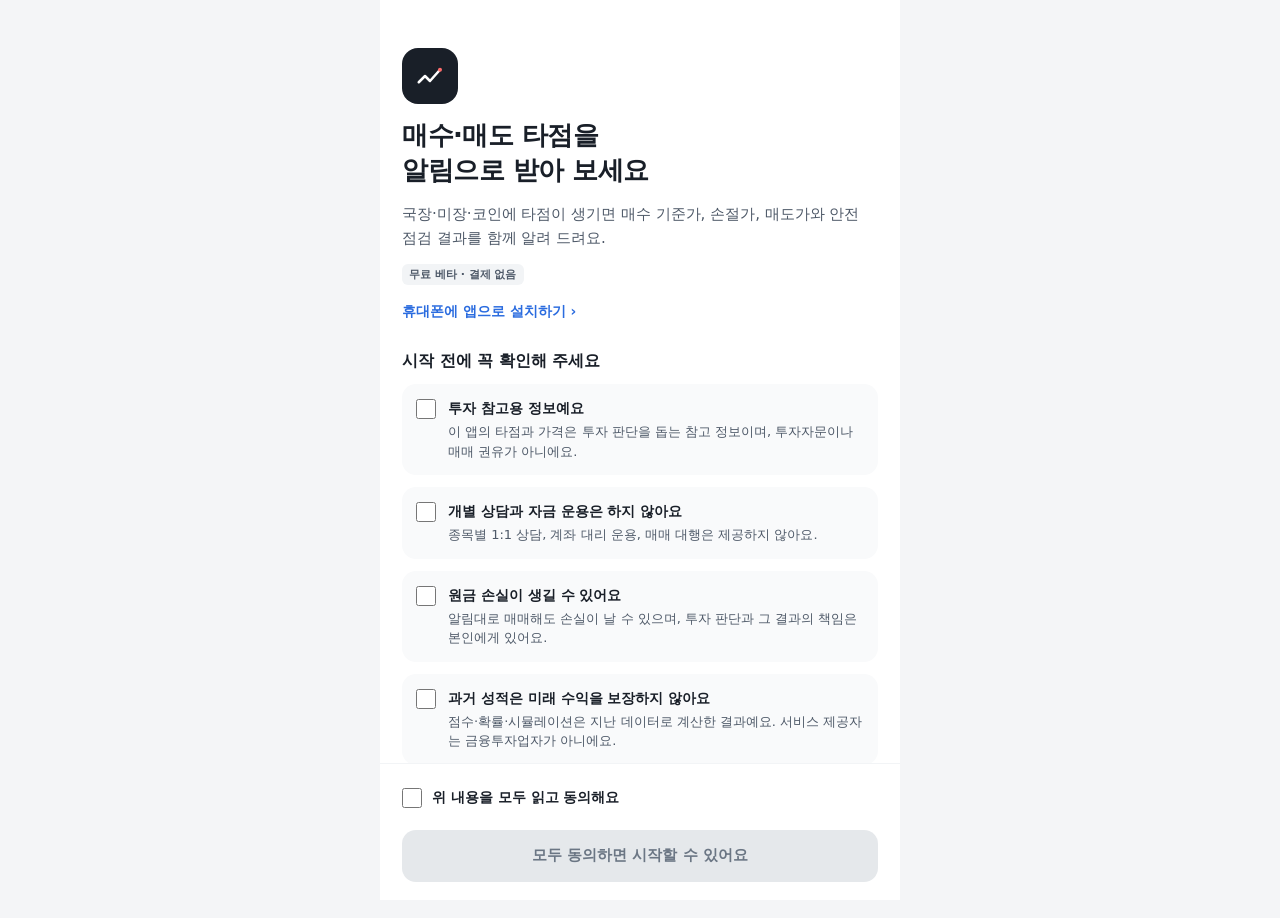
<file: app/index.html>
<!doctype html>
<html lang="ko">
<head>
<meta charset="utf-8">
<meta name="viewport" content="width=device-width, initial-scale=1, viewport-fit=cover">
<meta name="robots" content="noindex, nofollow">
<meta http-equiv="Content-Security-Policy" content="default-src 'self'; script-src 'self'; connect-src 'self' https://*.supabase.co; style-src 'self' 'unsafe-inline' https://fonts.googleapis.com; font-src https://fonts.gstatic.com; img-src 'self' data:; manifest-src 'self'; worker-src 'self'">
<meta name="theme-color" content="#FFFFFF">
<meta name="apple-mobile-web-app-capable" content="yes">
<meta name="mobile-web-app-capable" content="yes">
<meta name="apple-mobile-web-app-title" content="타점노트">
<meta name="apple-mobile-web-app-status-bar-style" content="default">
<title>타점노트</title>
<link rel="manifest" href="manifest.webmanifest">
<link rel="icon" href="icon-192.png">
<link rel="apple-touch-icon" href="apple-touch-icon.png">
<link rel="preconnect" href="https://fonts.googleapis.com">
<link rel="stylesheet" href="https://fonts.googleapis.com/css2?family=IBM+Plex+Sans+KR:wght@400;500;600;700&display=swap">
<link rel="stylesheet" href="style.css">
</head>
<body>
<div id="splash" aria-hidden="true">
  <img src="icon-192.png" alt="" width="96" height="96">
  <strong>타점노트</strong>
  <span>국장·미장·코인<br>매수·매도 타점 알림</span>
  <small>투자 참고용 정보 · 투자자문이 아니에요</small>
</div>
<div id="app" aria-live="polite"></div>
<noscript>이 앱을 쓰려면 자바스크립트를 켜 주세요.</noscript>
<script src="config.js"></script>
<script src="app.js"></script>
</body>
</html>
</file>
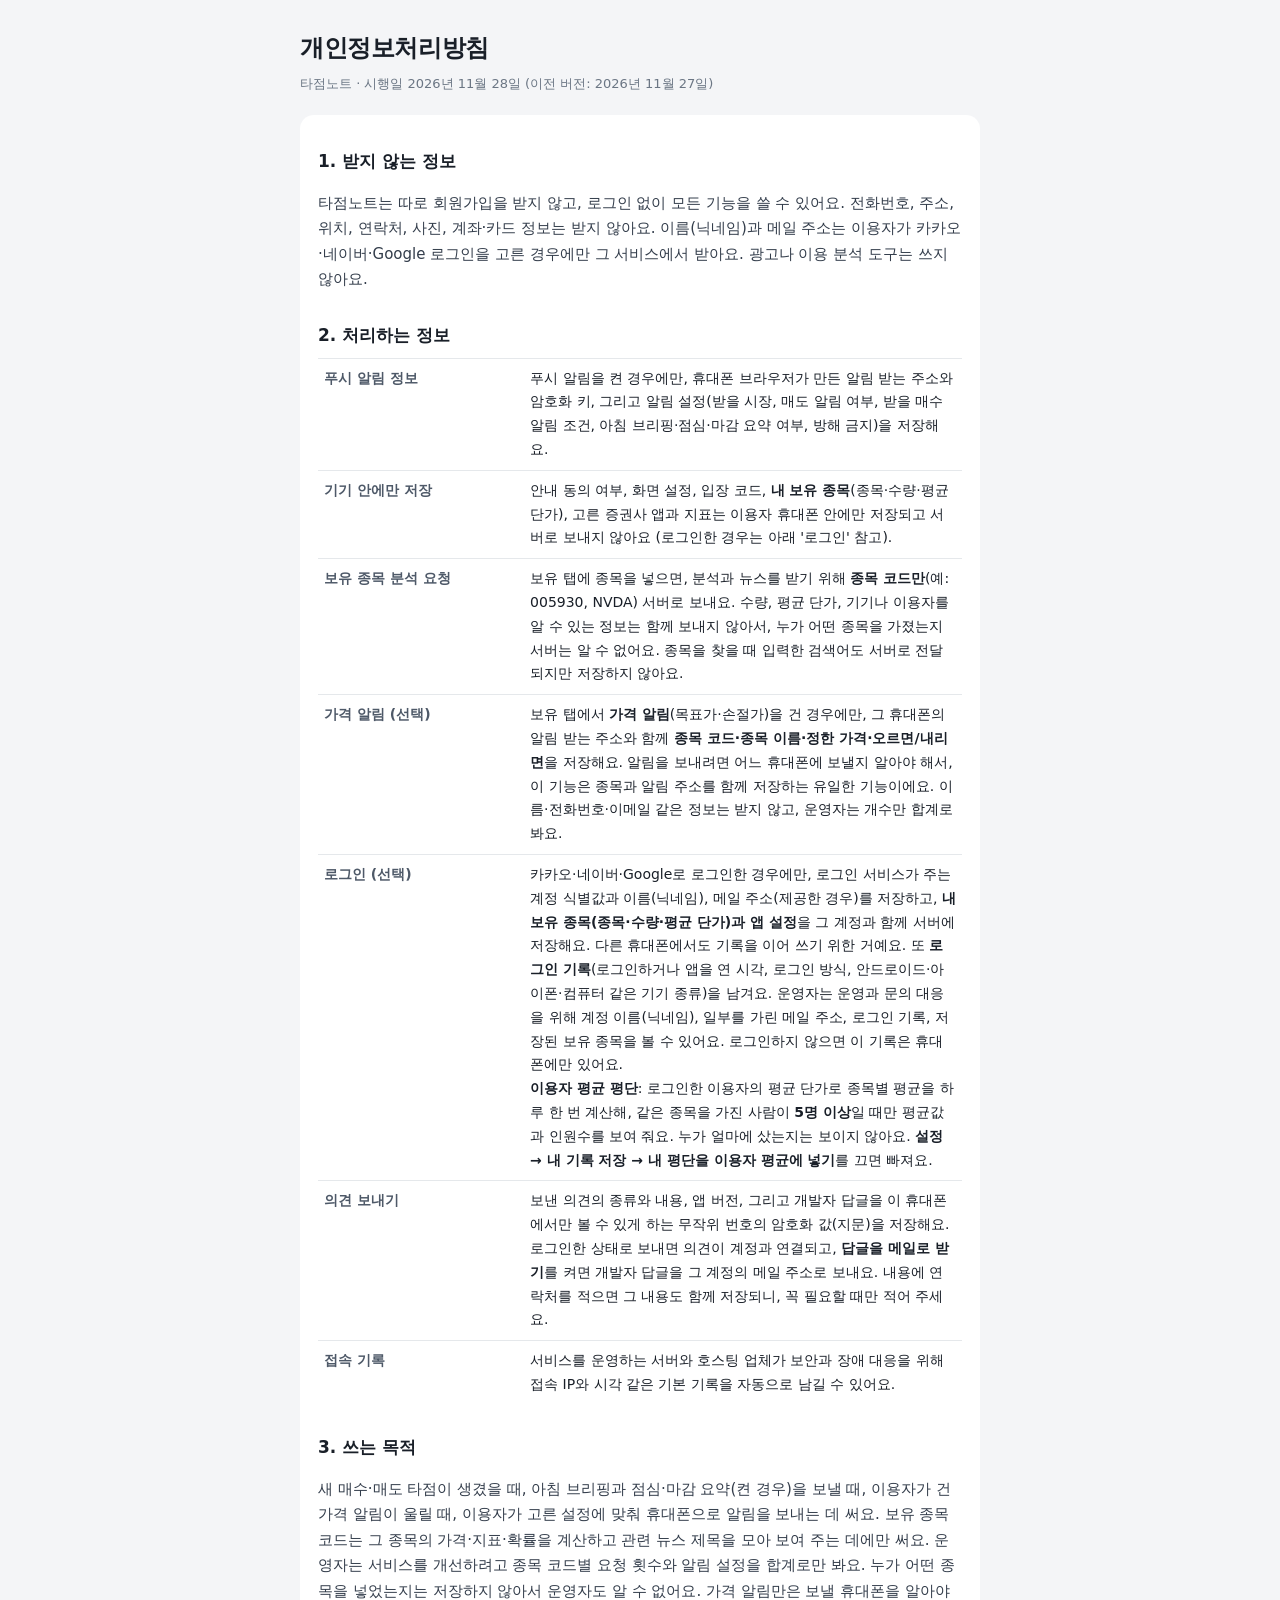
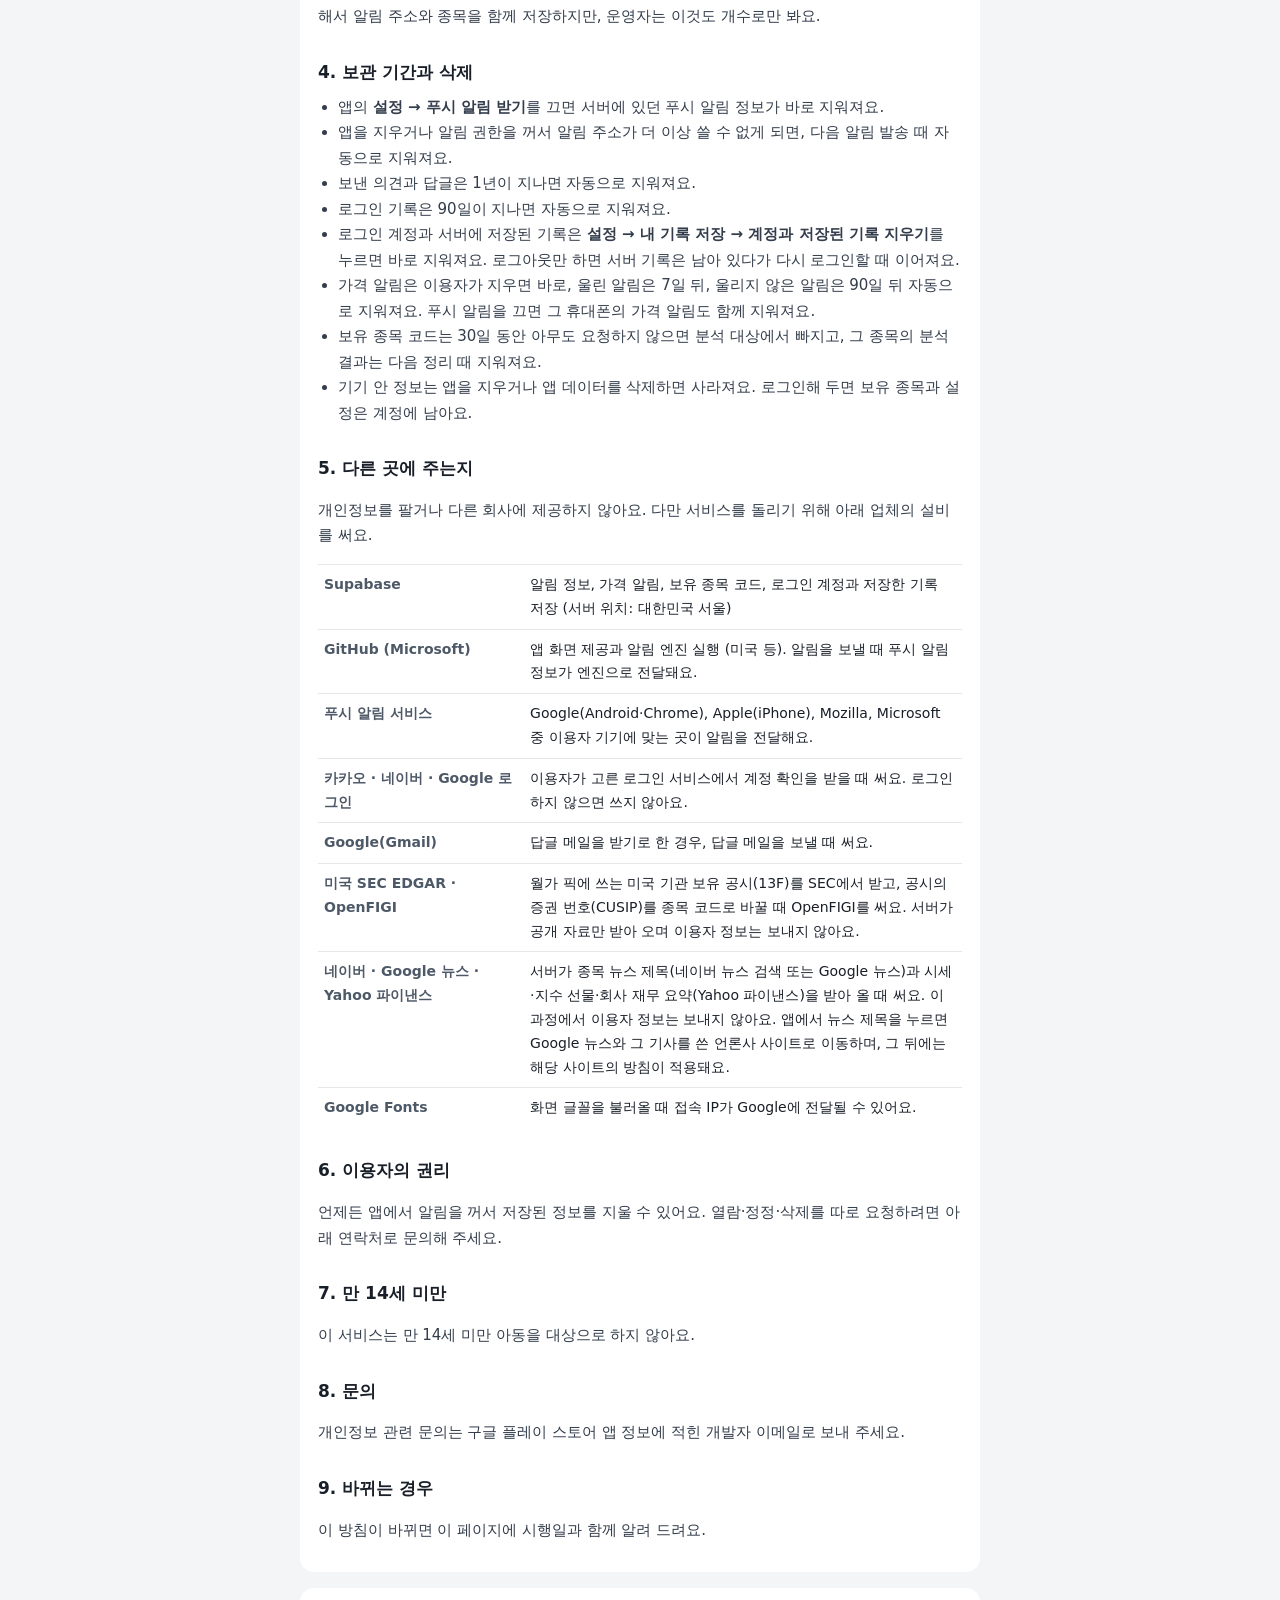
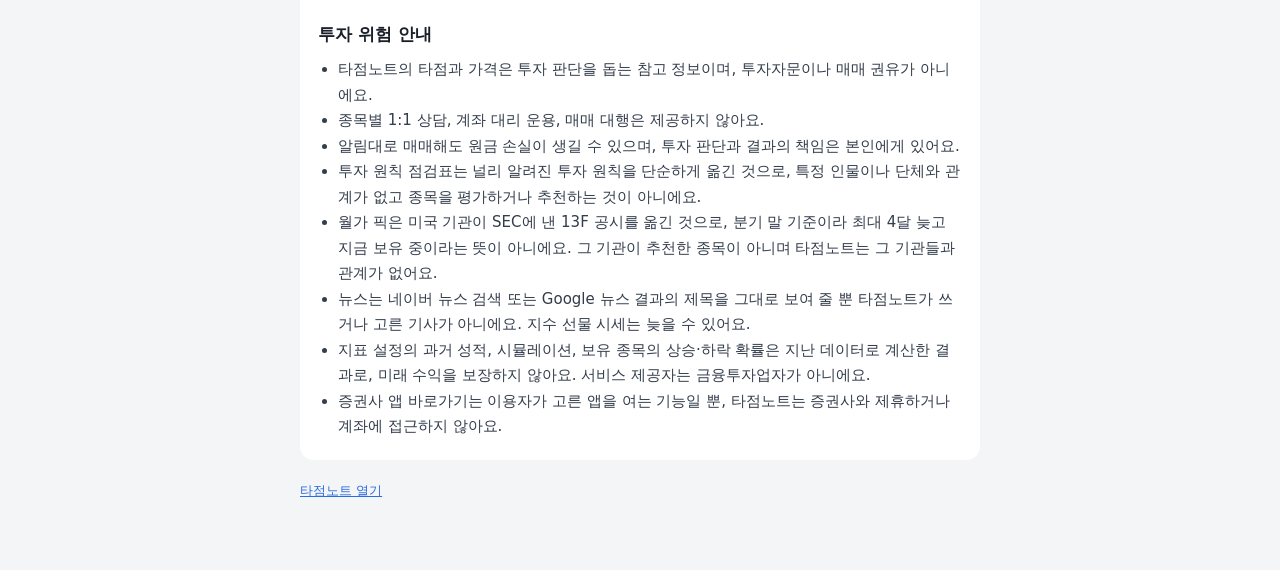
<file: app/privacy.html>
<!doctype html>
<html lang="ko">
<head>
<meta charset="utf-8">
<meta name="viewport" content="width=device-width, initial-scale=1">
<title>타점노트 개인정보처리방침</title>
<link rel="icon" href="icon-192.png">
<style>
  body { margin: 0; background: #F4F5F7; color: #191F28; font-family: -apple-system, 'Apple SD Gothic Neo', 'Noto Sans KR', system-ui, sans-serif; line-height: 1.7; }
  main { max-width: 680px; margin: 0 auto; padding: 28px 20px 48px; }
  h1 { font-size: 24px; margin: 0 0 4px; letter-spacing: -0.4px; }
  h2 { font-size: 17px; margin: 28px 0 8px; }
  p, li { font-size: 15px; color: #333D4B; }
  ul { padding-left: 20px; margin: 6px 0; }
  .sub { color: #6B7684; font-size: 13px; margin: 0 0 20px; }
  .card { background: #fff; border-radius: 14px; padding: 4px 18px 14px; margin-top: 16px; }
  table { width: 100%; border-collapse: collapse; font-size: 14px; margin: 8px 0; }
  th, td { text-align: left; vertical-align: top; border-top: 1px solid #E5E8EB; padding: 8px 6px; }
  th { color: #4E5968; font-weight: 600; width: 32%; }
  a { color: #2B6CDF; }
</style>
</head>
<body>
<main>
  <h1>개인정보처리방침</h1>
  <p class="sub">타점노트 · 시행일 2026년 11월 28일 (이전 버전: 2026년 11월 27일)</p>

  <div class="card">
    <h2>1. 받지 않는 정보</h2>
    <p>타점노트는 따로 회원가입을 받지 않고, 로그인 없이 모든 기능을 쓸 수 있어요. 전화번호, 주소, 위치, 연락처, 사진, 계좌·카드 정보는 받지 않아요. 이름(닉네임)과 메일 주소는 이용자가 카카오·네이버·Google 로그인을 고른 경우에만 그 서비스에서 받아요. 광고나 이용 분석 도구는 쓰지 않아요.</p>

    <h2>2. 처리하는 정보</h2>
    <table>
      <tr><th>푸시 알림 정보</th><td>푸시 알림을 켠 경우에만, 휴대폰 브라우저가 만든 알림 받는 주소와 암호화 키, 그리고 알림 설정(받을 시장, 매도 알림 여부, 받을 매수 알림 조건, 아침 브리핑·점심·마감 요약 여부, 방해 금지)을 저장해요.</td></tr>
      <tr><th>기기 안에만 저장</th><td>안내 동의 여부, 화면 설정, 입장 코드, <b>내 보유 종목</b>(종목·수량·평균 단가), 고른 증권사 앱과 지표는 이용자 휴대폰 안에만 저장되고 서버로 보내지 않아요 (로그인한 경우는 아래 '로그인' 참고).</td></tr>
      <tr><th>보유 종목 분석 요청</th><td>보유 탭에 종목을 넣으면, 분석과 뉴스를 받기 위해 <b>종목 코드만</b>(예: 005930, NVDA) 서버로 보내요. 수량, 평균 단가, 기기나 이용자를 알 수 있는 정보는 함께 보내지 않아서, 누가 어떤 종목을 가졌는지 서버는 알 수 없어요. 종목을 찾을 때 입력한 검색어도 서버로 전달되지만 저장하지 않아요.</td></tr>
      <tr><th>가격 알림 (선택)</th><td>보유 탭에서 <b>가격 알림</b>(목표가·손절가)을 건 경우에만, 그 휴대폰의 알림 받는 주소와 함께 <b>종목 코드·종목 이름·정한 가격·오르면/내리면</b>을 저장해요. 알림을 보내려면 어느 휴대폰에 보낼지 알아야 해서, 이 기능은 종목과 알림 주소를 함께 저장하는 유일한 기능이에요. 이름·전화번호·이메일 같은 정보는 받지 않고, 운영자는 개수만 합계로 봐요.</td></tr>
      <tr><th>로그인 (선택)</th><td>카카오·네이버·Google로 로그인한 경우에만, 로그인 서비스가 주는 계정 식별값과 이름(닉네임), 메일 주소(제공한 경우)를 저장하고, <b>내 보유 종목(종목·수량·평균 단가)과 앱 설정</b>을 그 계정과 함께 서버에 저장해요. 다른 휴대폰에서도 기록을 이어 쓰기 위한 거예요. 또 <b>로그인 기록</b>(로그인하거나 앱을 연 시각, 로그인 방식, 안드로이드·아이폰·컴퓨터 같은 기기 종류)을 남겨요. 운영자는 운영과 문의 대응을 위해 계정 이름(닉네임), 일부를 가린 메일 주소, 로그인 기록, 저장된 보유 종목을 볼 수 있어요. 로그인하지 않으면 이 기록은 휴대폰에만 있어요.<br><b>이용자 평균 평단</b>: 로그인한 이용자의 평균 단가로 종목별 평균을 하루 한 번 계산해, 같은 종목을 가진 사람이 <b>5명 이상</b>일 때만 평균값과 인원수를 보여 줘요. 누가 얼마에 샀는지는 보이지 않아요. <b>설정 → 내 기록 저장 → 내 평단을 이용자 평균에 넣기</b>를 끄면 빠져요.</td></tr>
      <tr><th>의견 보내기</th><td>보낸 의견의 종류와 내용, 앱 버전, 그리고 개발자 답글을 이 휴대폰에서만 볼 수 있게 하는 무작위 번호의 암호화 값(지문)을 저장해요. 로그인한 상태로 보내면 의견이 계정과 연결되고, <b>답글을 메일로 받기</b>를 켜면 개발자 답글을 그 계정의 메일 주소로 보내요. 내용에 연락처를 적으면 그 내용도 함께 저장되니, 꼭 필요할 때만 적어 주세요.</td></tr>
      <tr><th>접속 기록</th><td>서비스를 운영하는 서버와 호스팅 업체가 보안과 장애 대응을 위해 접속 IP와 시각 같은 기본 기록을 자동으로 남길 수 있어요.</td></tr>
    </table>

    <h2>3. 쓰는 목적</h2>
    <p>새 매수·매도 타점이 생겼을 때, 아침 브리핑과 점심·마감 요약(켠 경우)을 보낼 때, 이용자가 건 가격 알림이 울릴 때, 이용자가 고른 설정에 맞춰 휴대폰으로 알림을 보내는 데 써요. 보유 종목 코드는 그 종목의 가격·지표·확률을 계산하고 관련 뉴스 제목을 모아 보여 주는 데에만 써요. 운영자는 서비스를 개선하려고 종목 코드별 요청 횟수와 알림 설정을 합계로만 봐요. 누가 어떤 종목을 넣었는지는 저장하지 않아서 운영자도 알 수 없어요. 가격 알림만은 보낼 휴대폰을 알아야 해서 알림 주소와 종목을 함께 저장하지만, 운영자는 이것도 개수로만 봐요.</p>

    <h2>4. 보관 기간과 삭제</h2>
    <ul>
      <li>앱의 <b>설정 → 푸시 알림 받기</b>를 끄면 서버에 있던 푸시 알림 정보가 바로 지워져요.</li>
      <li>앱을 지우거나 알림 권한을 꺼서 알림 주소가 더 이상 쓸 수 없게 되면, 다음 알림 발송 때 자동으로 지워져요.</li>
      <li>보낸 의견과 답글은 1년이 지나면 자동으로 지워져요.</li>
      <li>로그인 기록은 90일이 지나면 자동으로 지워져요.</li>
      <li>로그인 계정과 서버에 저장된 기록은 <b>설정 → 내 기록 저장 → 계정과 저장된 기록 지우기</b>를 누르면 바로 지워져요. 로그아웃만 하면 서버 기록은 남아 있다가 다시 로그인할 때 이어져요.</li>
      <li>가격 알림은 이용자가 지우면 바로, 울린 알림은 7일 뒤, 울리지 않은 알림은 90일 뒤 자동으로 지워져요. 푸시 알림을 끄면 그 휴대폰의 가격 알림도 함께 지워져요.</li>
      <li>보유 종목 코드는 30일 동안 아무도 요청하지 않으면 분석 대상에서 빠지고, 그 종목의 분석 결과는 다음 정리 때 지워져요.</li>
      <li>기기 안 정보는 앱을 지우거나 앱 데이터를 삭제하면 사라져요. 로그인해 두면 보유 종목과 설정은 계정에 남아요.</li>
    </ul>

    <h2>5. 다른 곳에 주는지</h2>
    <p>개인정보를 팔거나 다른 회사에 제공하지 않아요. 다만 서비스를 돌리기 위해 아래 업체의 설비를 써요.</p>
    <table>
      <tr><th>Supabase</th><td>알림 정보, 가격 알림, 보유 종목 코드, 로그인 계정과 저장한 기록 저장 (서버 위치: 대한민국 서울)</td></tr>
      <tr><th>GitHub (Microsoft)</th><td>앱 화면 제공과 알림 엔진 실행 (미국 등). 알림을 보낼 때 푸시 알림 정보가 엔진으로 전달돼요.</td></tr>
      <tr><th>푸시 알림 서비스</th><td>Google(Android·Chrome), Apple(iPhone), Mozilla, Microsoft 중 이용자 기기에 맞는 곳이 알림을 전달해요.</td></tr>
      <tr><th>카카오 · 네이버 · Google 로그인</th><td>이용자가 고른 로그인 서비스에서 계정 확인을 받을 때 써요. 로그인하지 않으면 쓰지 않아요.</td></tr>
      <tr><th>Google(Gmail)</th><td>답글 메일을 받기로 한 경우, 답글 메일을 보낼 때 써요.</td></tr>
      <tr><th>미국 SEC EDGAR · OpenFIGI</th><td>월가 픽에 쓰는 미국 기관 보유 공시(13F)를 SEC에서 받고, 공시의 증권 번호(CUSIP)를 종목 코드로 바꿀 때 OpenFIGI를 써요. 서버가 공개 자료만 받아 오며 이용자 정보는 보내지 않아요.</td></tr>
      <tr><th>네이버 · Google 뉴스 · Yahoo 파이낸스</th><td>서버가 종목 뉴스 제목(네이버 뉴스 검색 또는 Google 뉴스)과 시세·지수 선물·회사 재무 요약(Yahoo 파이낸스)을 받아 올 때 써요. 이 과정에서 이용자 정보는 보내지 않아요. 앱에서 뉴스 제목을 누르면 Google 뉴스와 그 기사를 쓴 언론사 사이트로 이동하며, 그 뒤에는 해당 사이트의 방침이 적용돼요.</td></tr>
      <tr><th>Google Fonts</th><td>화면 글꼴을 불러올 때 접속 IP가 Google에 전달될 수 있어요.</td></tr>
    </table>

    <h2>6. 이용자의 권리</h2>
    <p>언제든 앱에서 알림을 꺼서 저장된 정보를 지울 수 있어요. 열람·정정·삭제를 따로 요청하려면 아래 연락처로 문의해 주세요.</p>

    <h2>7. 만 14세 미만</h2>
    <p>이 서비스는 만 14세 미만 아동을 대상으로 하지 않아요.</p>

    <h2>8. 문의</h2>
    <p>개인정보 관련 문의는 구글 플레이 스토어 앱 정보에 적힌 개발자 이메일로 보내 주세요.</p>

    <h2>9. 바뀌는 경우</h2>
    <p>이 방침이 바뀌면 이 페이지에 시행일과 함께 알려 드려요.</p>
  </div>

  <div class="card">
    <h2>투자 위험 안내</h2>
    <ul>
      <li>타점노트의 타점과 가격은 투자 판단을 돕는 참고 정보이며, 투자자문이나 매매 권유가 아니에요.</li>
      <li>종목별 1:1 상담, 계좌 대리 운용, 매매 대행은 제공하지 않아요.</li>
      <li>알림대로 매매해도 원금 손실이 생길 수 있으며, 투자 판단과 결과의 책임은 본인에게 있어요.</li>
      <li>투자 원칙 점검표는 널리 알려진 투자 원칙을 단순하게 옮긴 것으로, 특정 인물이나 단체와 관계가 없고 종목을 평가하거나 추천하는 것이 아니에요.</li>
      <li>월가 픽은 미국 기관이 SEC에 낸 13F 공시를 옮긴 것으로, 분기 말 기준이라 최대 4달 늦고 지금 보유 중이라는 뜻이 아니에요. 그 기관이 추천한 종목이 아니며 타점노트는 그 기관들과 관계가 없어요.</li>
      <li>뉴스는 네이버 뉴스 검색 또는 Google 뉴스 결과의 제목을 그대로 보여 줄 뿐 타점노트가 쓰거나 고른 기사가 아니에요. 지수 선물 시세는 늦을 수 있어요.</li>
      <li>지표 설정의 과거 성적, 시뮬레이션, 보유 종목의 상승·하락 확률은 지난 데이터로 계산한 결과로, 미래 수익을 보장하지 않아요. 서비스 제공자는 금융투자업자가 아니에요.</li>
      <li>증권사 앱 바로가기는 이용자가 고른 앱을 여는 기능일 뿐, 타점노트는 증권사와 제휴하거나 계좌에 접근하지 않아요.</li>
    </ul>
  </div>
  <p class="sub" style="margin-top:20px"><a href="./">타점노트 열기</a></p>
</main>
</body>
</html>
</file>
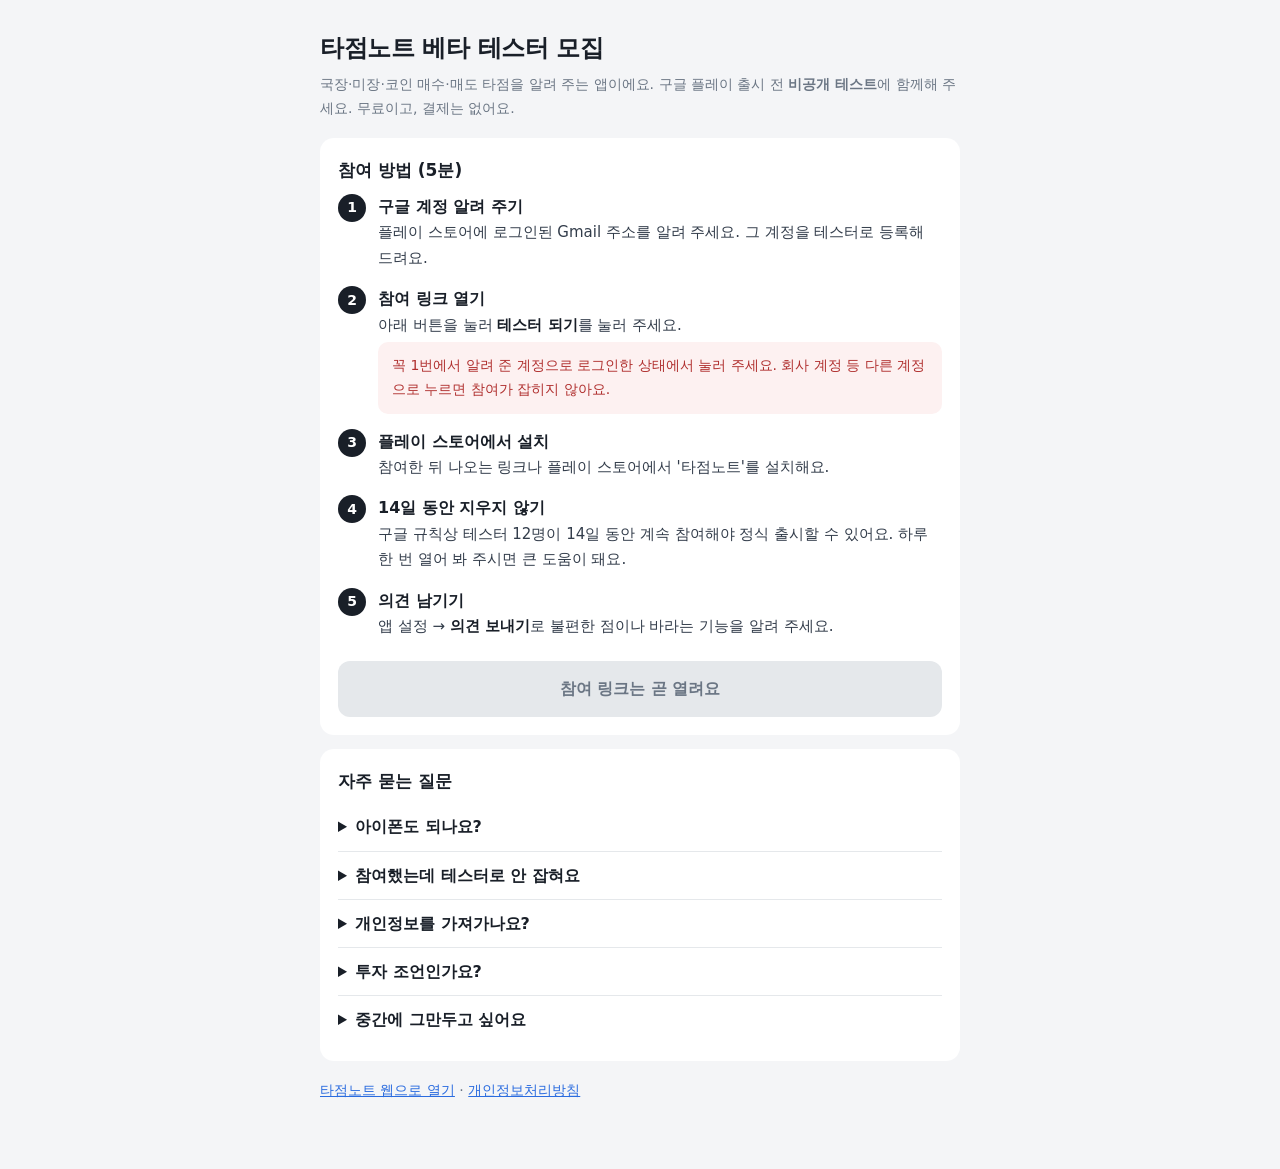
<file: app/tester.html>
<!doctype html>
<html lang="ko">
<head>
<meta charset="utf-8">
<meta name="viewport" content="width=device-width, initial-scale=1">
<title>타점노트 베타 테스터 참여 안내</title>
<meta name="description" content="타점노트 안드로이드 앱 비공개 테스트에 참여하는 방법">
<link rel="icon" href="icon-192.png">
<style>
  body { margin: 0; background: #F4F5F7; color: #191F28; font-family: -apple-system, 'Apple SD Gothic Neo', 'Noto Sans KR', system-ui, sans-serif; line-height: 1.7; }
  main { max-width: 640px; margin: 0 auto; padding: 28px 20px 48px; }
  h1 { font-size: 24px; margin: 0 0 4px; letter-spacing: -0.4px; }
  h2 { font-size: 17px; margin: 0 0 8px; }
  p, li { font-size: 15px; color: #333D4B; }
  .sub { color: #6B7684; font-size: 14px; margin: 0 0 18px; }
  .card { background: #fff; border-radius: 14px; padding: 18px; margin-top: 14px; }
  ol.steps { list-style: none; padding: 0; margin: 0; counter-reset: s; }
  ol.steps li { counter-increment: s; position: relative; padding: 0 0 14px 40px; }
  ol.steps li::before { content: counter(s); position: absolute; left: 0; top: 1px; width: 28px; height: 28px; border-radius: 14px; background: #191F28; color: #fff; font-weight: 700; font-size: 14px; display: flex; align-items: center; justify-content: center; }
  ol.steps li b { display: block; font-size: 16px; color: #191F28; }
  .warn { background: #FDF1F1; color: #B0302F; border-radius: 10px; padding: 12px 14px; font-size: 14px; margin: 4px 0 0; }
  .btn { display: block; text-align: center; background: #191F28; color: #fff; text-decoration: none; border-radius: 12px; padding: 14px; font-weight: 700; font-size: 16px; margin-top: 8px; }
  .btn.off { background: #E5E8EB; color: #6B7684; pointer-events: none; }
  details { border-top: 1px solid #E5E8EB; padding: 10px 0; }
  details:first-of-type { border-top: 0; }
  summary { font-weight: 600; cursor: pointer; }
  a { color: #2B6CDF; }
</style>
</head>
<body>
<main>
  <h1>타점노트 베타 테스터 모집</h1>
  <p class="sub">국장·미장·코인 매수·매도 타점을 알려 주는 앱이에요. 구글 플레이 출시 전 <b>비공개 테스트</b>에 함께해 주세요. 무료이고, 결제는 없어요.</p>

  <div class="card">
    <h2>참여 방법 (5분)</h2>
    <ol class="steps">
      <li><b>구글 계정 알려 주기</b>플레이 스토어에 로그인된 Gmail 주소를 알려 주세요. 그 계정을 테스터로 등록해 드려요.</li>
      <li><b>참여 링크 열기</b>아래 버튼을 눌러 <b style="display:inline;font-size:15px">테스터 되기</b>를 눌러 주세요.
        <p class="warn">꼭 1번에서 알려 준 계정으로 로그인한 상태에서 눌러 주세요. 회사 계정 등 다른 계정으로 누르면 참여가 잡히지 않아요.</p></li>
      <li><b>플레이 스토어에서 설치</b>참여한 뒤 나오는 링크나 플레이 스토어에서 '타점노트'를 설치해요.</li>
      <li><b>14일 동안 지우지 않기</b>구글 규칙상 테스터 12명이 14일 동안 계속 참여해야 정식 출시할 수 있어요. 하루 한 번 열어 봐 주시면 큰 도움이 돼요.</li>
      <li><b>의견 남기기</b>앱 설정 → <b style="display:inline;font-size:15px">의견 보내기</b>로 불편한 점이나 바라는 기능을 알려 주세요.</li>
    </ol>
    <a id="join" class="btn off" href="#">참여 링크는 곧 열려요</a>
    <a id="store" class="btn off" href="#" style="background:#fff;color:#191F28;border:1.5px solid #191F28">플레이 스토어에서 보기</a>
  </div>

  <div class="card">
    <h2>자주 묻는 질문</h2>
    <details><summary>아이폰도 되나요?</summary><p>지금 비공개 테스트는 안드로이드만 돼요. 아이폰은 Safari에서 <a href="./">웹 앱</a>을 열고 '홈 화면에 추가'로 쓸 수 있어요.</p></details>
    <details><summary>참여했는데 테스터로 안 잡혀요</summary><p>대부분 다른 구글 계정으로 링크를 누른 경우예요. 플레이 스토어 앱 오른쪽 위 프로필에서 등록한 계정으로 바꾼 뒤 링크를 다시 눌러 주세요.</p></details>
    <details><summary>개인정보를 가져가나요?</summary><p>회원가입이 없고 이름·전화번호를 받지 않아요. 자세한 내용은 <a href="privacy.html">개인정보처리방침</a>을 봐 주세요.</p></details>
    <details><summary>투자 조언인가요?</summary><p>아니에요. 정해진 규칙으로 계산한 참고 정보이며 투자자문이나 매매 권유가 아니에요. 투자 판단과 책임은 본인에게 있어요.</p></details>
    <details><summary>중간에 그만두고 싶어요</summary><p>앱을 지우고, 참여 링크 페이지에서 '테스트 그만두기'를 누르면 돼요. 14일을 채워 주시면 출시에 큰 도움이 돼요.</p></details>
  </div>
  <p class="sub" style="margin-top:18px"><a href="./">타점노트 웹으로 열기</a> · <a href="privacy.html">개인정보처리방침</a></p>
</main>
<script>
  // 비공개 테스트가 열리면 아래 두 주소만 채우면 돼요
  var JOIN = '';   // 예: https://play.google.com/apps/testing/패키지이름
  var STORE = '';  // 예: https://play.google.com/store/apps/details?id=패키지이름
  function on(id, url, label) { var a = document.getElementById(id); if (url) { a.href = url; a.className = a.className.replace(' off', ''); a.textContent = label; a.target = '_blank'; a.rel = 'noopener'; } }
  on('join', JOIN, '테스터 되기 (참여 링크)');
  on('store', STORE, '플레이 스토어에서 설치');
  if (!STORE) document.getElementById('store').style.display = 'none';
</script>
</body>
</html>
</file>
<file: app/style.css>
/* 타점노트 — 시안과 같은 모양 (상승·매수 빨강, 하락·매도 파랑) */
:root {
  --bg: #F4F5F7; --card: #FFFFFF; --soft: #F9FAFB; --chip: #F2F4F6; --line: #E5E8EB;
  --ink: #191F28; --ink2: #333D4B; --sub: #4E5968; --mut: #6B7684; --faint: #8B95A1;
  --red: #D93B3B; --red-ink: #B0302F; --red-bg: #FDF1F1;
  --blue: #2B6CDF; --blue-ink: #1D4FB0; --blue-bg: #EEF3FD;
  --hi-bg: #E3F4EA; --hi: #0B6E3F; --mid-bg: #FFF3D1; --mid: #7A5200; --low-bg: #FFE7D9; --low: #A63F0A;
  --on-ink: #FFFFFF; --sw-on: #191F28; --sw-off: #D1D6DB; --field: #FFFFFF; --grid: #DDE1E6; --ok-bg: #E6F6EC; --ok: #0B6E3F;
  --safe-b: env(safe-area-inset-bottom, 0px); --safe-t: env(safe-area-inset-top, 0px);
  color-scheme: light;
}
/* 어두운 화면: 설정 → 화면 테마 (자동이면 휴대폰 설정을 따름) */
html[data-theme="dark"] {
  --bg: #0E1014; --card: #181B21; --soft: #1D2128; --chip: #242931; --line: #2E343D;
  --ink: #ECEFF3; --ink2: #D3D8DE; --sub: #A9B1BB; --mut: #8C96A2; --faint: #6F7883;
  --red: #F2645F; --red-ink: #FF8C87; --red-bg: #3A1E20;
  --blue: #5E95F2; --blue-ink: #92B6FF; --blue-bg: #1B2940;
  --hi-bg: #15332A; --hi: #63D49F; --mid-bg: #3A3016; --mid: #F2C866; --low-bg: #3D2617; --low: #FFA56E;
  --on-ink: #111418; --sw-on: #4C86EE; --sw-off: #3A414B; --field: #11141A; --grid: #353C46; --ok-bg: #15332A; --ok: #63D49F;
  color-scheme: dark;
}
@media (prefers-color-scheme: dark) {
  html:not([data-theme="light"]) {
    --bg: #0E1014; --card: #181B21; --soft: #1D2128; --chip: #242931; --line: #2E343D;
    --ink: #ECEFF3; --ink2: #D3D8DE; --sub: #A9B1BB; --mut: #8C96A2; --faint: #6F7883;
    --red: #F2645F; --red-ink: #FF8C87; --red-bg: #3A1E20;
    --blue: #5E95F2; --blue-ink: #92B6FF; --blue-bg: #1B2940;
    --hi-bg: #15332A; --hi: #63D49F; --mid-bg: #3A3016; --mid: #F2C866; --low-bg: #3D2617; --low: #FFA56E;
    --on-ink: #111418; --sw-on: #4C86EE; --sw-off: #3A414B; --field: #11141A; --grid: #353C46; --ok-bg: #15332A; --ok: #63D49F;
    color-scheme: dark;
  }
}
* { box-sizing: border-box; }
html, body { margin: 0; height: 100%; background: var(--bg); color: var(--ink); overscroll-behavior-y: contain;
  font-family: 'IBM Plex Sans KR', -apple-system, 'Apple SD Gothic Neo', 'Noto Sans KR', system-ui, sans-serif;
  -webkit-text-size-adjust: 100%; -webkit-tap-highlight-color: transparent; }
a { color: inherit; text-decoration: none; }
button { font: inherit; color: inherit; }
b { font-weight: 700; color: var(--ink); }
#app { max-width: 520px; min-height: 100%; margin: 0 auto; display: flex; flex-direction: column; }

.top { position: sticky; top: 0; z-index: 5; background: var(--card); padding: calc(10px + var(--safe-t)) 16px 0; }
.bar { display: flex; align-items: center; justify-content: space-between; gap: 8px; min-height: 48px; }
.brand { display: flex; align-items: center; gap: 8px; font-size: 20px; font-weight: 700; letter-spacing: -0.4px; }
.tag { font-size: 11px; font-weight: 600; color: var(--sub); background: var(--chip); border-radius: 6px; padding: 3px 7px; }
.icon-btn { width: 44px; height: 44px; border: 0; background: transparent; border-radius: 12px; display: flex; align-items: center; justify-content: center; cursor: pointer; }
.icon-btn svg { width: 22px; height: 22px; }
.notice { margin: 4px 0 10px; font-size: 12px; line-height: 1.5; color: var(--sub); background: var(--bg); border-radius: 8px; padding: 8px 10px; }
.demo { margin: 0 0 10px; font-size: 12px; font-weight: 600; color: var(--mid); background: var(--mid-bg); border-radius: 8px; padding: 8px 10px; }
.tabs { display: flex; gap: 6px; padding: 2px 0 12px; overflow-x: auto; }
.tab { min-height: 36px; padding: 0 14px; border: 0; border-radius: 18px; background: var(--chip); color: var(--sub); font-size: 14px; font-weight: 600; cursor: pointer; white-space: nowrap; }
.tab.on { background: var(--ink); color: var(--on-ink); }
.seg { display: grid; grid-template-columns: repeat(2, minmax(0, 1fr)); background: var(--chip); border-radius: 12px; padding: 4px; margin-bottom: 12px; }
.seg button { min-height: 38px; border: 0; border-radius: 9px; background: transparent; color: var(--mut); font-size: 14px; font-weight: 600; cursor: pointer; }
.seg button.on { background: var(--card); color: var(--ink); box-shadow: 0 1px 3px rgba(0,0,0,.08); }

main.page { flex: 1; padding: 14px 14px calc(136px + var(--safe-b)); display: flex; flex-direction: column; gap: 12px; }
.row-head { display: flex; align-items: baseline; justify-content: space-between; padding: 0 4px; }
.row-head h1 { margin: 0; font-size: 17px; font-weight: 700; }
.row-head h1 span { color: var(--mut); font-weight: 500; }
.small { font-size: 12px; color: var(--mut); }
.foot-note { margin: 2px 4px 0; font-size: 11px; line-height: 1.6; color: var(--mut); }
.empty { margin: 28px 8px; text-align: center; font-size: 14px; line-height: 1.6; color: var(--mut); }

.card { background: var(--card); border-radius: 16px; padding: 16px; display: flex; flex-direction: column; gap: 12px; }
a.card:active { background: var(--soft); }
.card h2 { margin: 0; font-size: 16px; font-weight: 700; }
.head { display: flex; align-items: flex-start; justify-content: space-between; gap: 8px; }
.title { display: flex; flex-direction: column; gap: 4px; min-width: 0; }
.name { display: flex; align-items: center; gap: 6px; font-size: 16px; font-weight: 700; }
.side { font-size: 12px; font-weight: 700; color: #fff; border-radius: 6px; padding: 2px 7px; flex: none; }
.side.buy { background: var(--red); } .side.sell { background: var(--blue); }
.chip { flex: none; font-size: 12px; font-weight: 600; border-radius: 8px; padding: 5px 8px; white-space: nowrap; }
.chip.g-높음 { background: var(--hi-bg); color: var(--hi); }
.chip.g-보통 { background: var(--mid-bg); color: var(--mid); }
.chip.g-낮음 { background: var(--low-bg); color: var(--low); }
.chip.sell { background: var(--blue-bg); color: var(--blue-ink); }
.vals { display: grid; grid-template-columns: repeat(3, minmax(0, 1fr)); gap: 8px; background: var(--soft); border-radius: 12px; padding: 10px 12px; }
.vals div { display: flex; flex-direction: column; gap: 2px; min-width: 0; }
.vals span { font-size: 11px; color: var(--mut); }
.vals strong { font-size: 14px; font-weight: 600; overflow-wrap: anywhere; }
.red { color: var(--red-ink) !important; } .blue { color: var(--blue-ink) !important; }
.foot { font-size: 12px; color: var(--sub); line-height: 1.5; }

.big-price { display: flex; align-items: baseline; gap: 8px; }
.big-price strong { font-size: 28px; font-weight: 700; letter-spacing: -0.5px; }
.ladder { position: relative; height: 150px; margin: 4px 0; border-left: 2px solid var(--line); }
.lv { position: absolute; left: 0; right: 0; display: flex; justify-content: space-between; align-items: center; transform: translateY(-50%); font-size: 12px; padding-left: 10px; }
.lv::before { content: ''; position: absolute; left: -2px; right: 0; top: 50%; border-top: 1.5px dashed currentColor; opacity: .55; }
.lv span, .lv strong { position: relative; background: var(--card); padding: 0 4px; }
.lv.now { color: var(--ink); } .lv.now::before { border-top-style: solid; opacity: .9; }
.boxes { display: grid; grid-template-columns: repeat(2, minmax(0, 1fr)); gap: 8px; }
.box { border-radius: 12px; padding: 12px; display: flex; flex-direction: column; gap: 3px; }
.box span { font-size: 12px; } .box strong { font-size: 17px; font-weight: 700; } .box em { font-style: normal; font-size: 12px; color: var(--mut); }
.box.r { background: var(--red-bg); color: var(--red-ink); } .box.b { background: var(--blue-bg); color: var(--blue-ink); }
ol.steps { margin: 0; padding: 0; list-style: none; display: flex; flex-direction: column; gap: 10px; }
ol.steps li { display: flex; gap: 10px; font-size: 14px; line-height: 1.5; }
ol.steps i { flex: none; width: 22px; height: 22px; border-radius: 11px; background: var(--ink); color: var(--on-ink); font-style: normal; font-size: 12px; font-weight: 700; display: flex; align-items: center; justify-content: center; }
ul.checks { margin: 0; padding: 0; list-style: none; display: grid; grid-template-columns: repeat(2, minmax(0, 1fr)); gap: 8px; }
ul.checks li { display: flex; align-items: center; gap: 8px; font-size: 13px; padding: 9px 10px; border-radius: 10px; background: var(--soft); }
ul.checks svg { width: 16px; height: 16px; flex: none; }
.info { margin: 0; font-size: 13px; line-height: 1.55; color: var(--sub); background: var(--soft); border-radius: 10px; padding: 10px 12px; }
.line { display: flex; align-items: center; justify-content: space-between; gap: 8px; font-size: 13px; color: var(--sub); }
.btn { display: flex; align-items: center; justify-content: center; min-height: 52px; border: 0; border-radius: 14px; background: var(--ink); color: var(--on-ink); font-size: 15px; font-weight: 700; cursor: pointer; width: 100%; }
.btn[disabled] { background: var(--line); color: var(--mut); cursor: default; }
.btn.ghost { background: var(--chip); color: var(--ink); }

.mrow { display: grid; grid-template-columns: 78px minmax(0, 1fr) 84px; align-items: center; gap: 8px; font-size: 13px; color: var(--sub); }
.mbar { display: flex; height: 10px; }
.mbar > div { flex: 1; display: flex; }
.mbar > div:first-child { justify-content: flex-end; }
.mbar i { display: block; height: 10px; }
.mbar .n { background: #3B7BEA; border-radius: 5px 0 0 5px; } .mbar .p { background: #E5484D; border-radius: 0 5px 5px 0; }
.mbar .axis { flex: none; width: 1px; background: #B0B8C1; }
.mrow strong { text-align: right; font-size: 13px; font-weight: 700; }
.grow { display: flex; align-items: center; justify-content: space-between; gap: 8px; padding: 12px; border-radius: 12px; background: var(--soft); font-size: 13px; color: var(--sub); }
.grow strong { font-size: 14px; }

.list { background: var(--card); border-radius: 16px; padding: 4px 16px; }
.item { display: flex; align-items: center; justify-content: space-between; gap: 12px; min-height: 56px; border-bottom: 1px solid var(--chip); }
.item:last-child { border-bottom: 0; }
.item > span { display: flex; flex-direction: column; gap: 2px; }
.item b { font-size: 15px; font-weight: 600; } .item small { font-size: 12px; color: var(--mut); }
.sw { flex: none; width: 50px; height: 30px; border: 0; border-radius: 15px; padding: 3px; cursor: pointer; display: flex; background: var(--sw-off); justify-content: flex-start; }
.sw.on { background: var(--sw-on); justify-content: flex-end; }
.sw::after { content: ''; width: 24px; height: 24px; border-radius: 12px; background: #fff; box-shadow: 0 1px 2px rgba(0,0,0,.2); }
.sw[disabled] { opacity: .45; cursor: default; }
.grades { display: grid; grid-template-columns: repeat(3, minmax(0, 1fr)); gap: 6px; }
.grades button { min-height: 44px; border-radius: 10px; border: 1.5px solid var(--line); background: var(--card); color: var(--sub); font-size: 14px; font-weight: 600; cursor: pointer; }
.grades button.on { border-color: var(--ink); background: var(--ink); color: var(--on-ink); }
.warn { margin: 0; font-size: 13px; line-height: 1.55; color: var(--low); background: var(--low-bg); border-radius: 10px; padding: 10px 12px; }
.ok { margin: 0; font-size: 13px; line-height: 1.55; color: var(--hi); background: var(--hi-bg); border-radius: 10px; padding: 10px 12px; }

nav.menu { position: fixed; left: 0; right: 0; bottom: 0; z-index: 6; background: var(--card); border-top: 1px solid var(--line); padding: 6px 8px calc(10px + var(--safe-b)); }
nav.menu > .tabs { max-width: 520px; margin: 0 auto; display: grid; grid-template-columns: repeat(5, minmax(0, 1fr)); }
nav.menu > .futwrap { max-width: 520px; margin: 0 auto; }
nav.menu a { display: flex; flex-direction: column; align-items: center; gap: 3px; padding: 6px; font-size: 11px; color: var(--mut); }
nav.menu a.on { color: var(--ink); font-weight: 600; }
nav.menu svg { width: 22px; height: 22px; }

.welcome { flex: 1; padding: calc(48px + var(--safe-t)) 22px 16px; display: flex; flex-direction: column; gap: 26px; background: var(--card); }
.logo { width: 56px; height: 56px; border-radius: 16px; background: var(--ink); display: flex; align-items: center; justify-content: center; }
.welcome h1 { margin: 0; font-size: 26px; line-height: 1.35; font-weight: 700; letter-spacing: -0.5px; }
.lead { margin: 0; font-size: 15px; line-height: 1.6; color: var(--sub); }
.agree { display: flex; align-items: flex-start; gap: 12px; padding: 14px; border-radius: 14px; background: var(--soft); cursor: pointer; }
.agree input, .all input { width: 20px; height: 20px; margin: 1px 0 0; accent-color: var(--ink); flex: none; }
.agree span { display: flex; flex-direction: column; gap: 3px; font-size: 13px; line-height: 1.5; color: var(--sub); }
.agree strong { font-size: 14px; color: var(--ink); }
.sticky-foot { position: sticky; bottom: 0; background: var(--card); padding: 12px 22px calc(18px + var(--safe-b)); border-top: 1px solid var(--chip); display: flex; flex-direction: column; gap: 10px; }
.all { display: flex; align-items: center; gap: 10px; font-size: 14px; font-weight: 600; min-height: 44px; cursor: pointer; }
.field { display: flex; flex-direction: column; gap: 8px; font-size: 14px; font-weight: 600; }
.field input { min-height: 52px; border: 1.5px solid var(--line); border-radius: 12px; padding: 0 14px; font: inherit; font-size: 18px; letter-spacing: 1px; text-transform: uppercase; }
.field input:focus { outline: none; border-color: var(--ink); }
.err { margin: 0; font-size: 13px; color: var(--low); }
.spin { width: 18px; height: 18px; border: 2px solid currentColor; border-right-color: transparent; border-radius: 50%; animation: s .8s linear infinite; }
@keyframes s { to { transform: rotate(360deg); } }


/* 시작 화면 (앱을 열 때 잠깐) */
#splash { position: fixed; inset: 0; z-index: 50; background: var(--bg); display: flex; flex-direction: column; align-items: center; justify-content: center; gap: 10px; text-align: center; padding: 24px; transition: opacity .35s ease; }
#splash img { width: 96px; height: 96px; border-radius: 24px; box-shadow: 0 8px 24px rgba(25,31,40,.18); margin-bottom: 8px; }
#splash strong { font-size: 30px; font-weight: 700; letter-spacing: -0.6px; color: var(--ink); }
#splash span { font-size: 16px; line-height: 1.5; color: var(--sub); font-weight: 500; }
#splash small { position: absolute; bottom: calc(28px + var(--safe-b)); left: 0; right: 0; font-size: 12px; color: var(--faint); }
#splash.hide { opacity: 0; pointer-events: none; }
@media (prefers-reduced-motion: reduce) { #splash { transition: none; } }

/* 매수 알림 조건 */
.grades.four { grid-template-columns: repeat(5, minmax(0, 1fr)); }
.grades.four button { font-size: 13px; padding: 0 4px; }
.sub-h { margin: 6px 0 -4px; font-size: 14px; font-weight: 700; color: var(--ink); }
.sub-h small { display: block; margin-top: 2px; font-size: 12px; font-weight: 400; color: var(--mut); }
.list.inner { padding: 0 2px; background: transparent; border-radius: 0; }
.list.inner .item { min-height: 60px; }
.list.inner .item > span { padding-right: 8px; }
.rules .line { align-items: flex-start; gap: 12px; }
.seg.three { grid-template-columns: repeat(3, minmax(0, 1fr)); margin: 0; }
.link-row { display: block; text-align: center; font-size: 13px; color: var(--sub); padding: 6px 0 2px; text-decoration: underline; text-underline-offset: 3px; }
/* 내 설정 예상 성적 */
.big2 { display: grid; grid-template-columns: repeat(2, minmax(0, 1fr)); gap: 8px; }
.big2 > div { background: var(--soft); border-radius: 12px; padding: 12px; display: flex; flex-direction: column; gap: 2px; }
.big2 span { font-size: 13px; font-weight: 600; color: var(--sub); }
.big2 strong { font-size: 28px; font-weight: 800; letter-spacing: -0.5px; color: var(--ink); line-height: 1.2; }
.big2 em { font-style: normal; font-size: 12px; line-height: 1.45; color: var(--mut); }
.meter { height: 6px; border-radius: 3px; background: var(--line); overflow: hidden; margin-top: 6px; }
.meter i { display: block; height: 100%; border-radius: 3px; background: var(--hi); }
.mystat .kv { display: flex; flex-direction: column; gap: 8px; }
.mystat .kv b { color: var(--ink); }
.mk-row { display: flex; flex-direction: column; gap: 4px; padding-top: 10px; border-top: 1px solid var(--chip); }
.mk-row .line b { color: var(--ink); }
.mk-row .mk { display: inline-block; min-width: 30px; margin-right: 4px; }
.warn-t { color: var(--low); }
/* 장 시간 */
.hours { display: flex; flex-wrap: wrap; gap: 4px 12px; margin: 8px 2px 0; font-size: 12px; color: var(--mut); }
.hours span { display: inline-flex; align-items: center; gap: 5px; }
.hours i { width: 7px; height: 7px; border-radius: 50%; background: var(--faint); }
.hours i.on { background: #1BA75B; }
/* 아침 브리핑 */
.brief .idx { display: grid; grid-template-columns: repeat(3, minmax(0, 1fr)); gap: 6px; }
.brief .idx > div { background: var(--soft); border-radius: 10px; padding: 8px 10px; display: flex; flex-direction: column; gap: 2px; }
.brief .idx span { font-size: 12px; color: var(--mut); } .brief .idx small { font-size: 10px; }
.brief .idx b { font-size: 15px; color: var(--ink); }
.brief .line b { color: var(--ink); font-weight: 600; }
.brief .fl-ok { color: var(--hi) !important; } .brief .fl-weak { color: var(--low) !important; }
.x { border: 0; background: transparent; color: var(--mut); padding: 4px; margin: -4px -4px -4px 2px; cursor: pointer; vertical-align: middle; min-width: 28px; min-height: 28px; display: inline-flex; align-items: center; justify-content: center; }
/* 내 매매일지 */
.mine { margin-left: 6px; font-size: 11px; font-weight: 700; color: #fff; background: #1BA75B; border-radius: 6px; padding: 2px 6px; vertical-align: 2px; }
.card.held { box-shadow: inset 0 0 0 2px #1BA75B; }
section.held { box-shadow: inset 0 0 0 2px #1BA75B; }
.jform { display: flex; flex-direction: column; gap: 10px; }
.jform label { display: flex; flex-direction: column; gap: 6px; font-size: 13px; font-weight: 600; color: var(--sub); }
.jform input { min-height: 48px; border: 1.5px solid var(--line); border-radius: 12px; padding: 0 14px; font: inherit; font-size: 17px; color: var(--ink); background: var(--field); }
.jform input:focus { outline: none; border-color: var(--ink); }
.two { display: grid; grid-template-columns: repeat(2, minmax(0, 1fr)); gap: 8px; }
.two .btn { min-height: 46px; font-size: 14px; }
.jrow .name { font-size: 15px; color: var(--ink); }
.jdone { display: flex; align-items: center; gap: 8px; padding: 10px 0; border-bottom: 1px solid var(--chip); }
.jdone:last-child { border-bottom: 0; }
.jdone > span { display: flex; flex-direction: column; gap: 2px; flex: 1; min-width: 0; }
.jdone > span:nth-child(2) { flex: 0 0 auto; }
.jdone b { font-size: 14px; } .jdone small { font-size: 12px; color: var(--mut); }
/* 사용법 · 설정 링크 */
.guide h2 { font-size: 16px; }
.guide p, .guide li { margin: 0; font-size: 14px; line-height: 1.65; color: var(--sub); }
.guide ul, .guide ol { margin: 0; padding-left: 20px; display: flex; flex-direction: column; gap: 6px; }
.item-link { display: flex; align-items: center; justify-content: space-between; min-height: 64px; color: var(--ink); text-decoration: none; }
.item-link > span:first-child { display: flex; flex-direction: column; gap: 2px; }
.item-link b { font-size: 15px; font-weight: 600; } .item-link small { font-size: 12px; color: var(--mut); }
.item-link > span:last-child { font-size: 22px; color: var(--faint); }
.seg.three.rec { margin-bottom: 12px; }
.quiet-note { margin: 0; } .quiet-note a { color: inherit; text-decoration: underline; text-underline-offset: 2px; }
/* 내 보유 */
.small-btn { min-height: 36px; padding: 0 12px; font-size: 13px; width: auto; }
.hcard .name { font-size: 16px; color: var(--ink); }
.prob { display: flex; flex-direction: column; gap: 10px; }
.pr { display: grid; grid-template-columns: 76px 1fr; grid-template-areas: "d bar" "d nums" "s s"; column-gap: 10px; row-gap: 4px; align-items: center; }
.pr > span { grid-area: d; font-size: 13px; font-weight: 600; color: var(--sub); }
.pr > em { grid-column: 2; font-style: normal; }
.pbar { grid-area: bar; display: flex; height: 8px; border-radius: 4px; overflow: hidden; background: var(--line); }
.pbar .up { background: var(--red-ink); } .pbar .dn { background: var(--blue-ink); }
.pr > b { font-size: 13px; } .pr > b.red { grid-area: nums; justify-self: start; } .pr > b.blue { grid-area: nums; justify-self: end; }
.pr > small { grid-area: s; font-size: 11.5px; color: var(--mut); }
.ilist { display: flex; flex-direction: column; gap: 6px; }
.ilist .line > span:first-child { display: inline-flex; align-items: center; gap: 6px; }
.ilist svg { width: 16px; height: 16px; flex: none; }
.hbtns { display: grid; grid-template-columns: 1.6fr 1fr 1fr; gap: 6px; }
.hbtns .btn { min-height: 44px; font-size: 13.5px; padding: 0 8px; }
.search input { width: 100%; min-height: 48px; border: 1.5px solid var(--line); border-radius: 12px; padding: 0 14px; font: inherit; font-size: 16px; color: var(--ink); background: var(--field); box-sizing: border-box; }
.search input:focus { outline: none; border-color: var(--ink); }
.sr { position: absolute; width: 1px; height: 1px; overflow: hidden; clip: rect(0 0 0 0); }
.hres { display: flex; flex-direction: column; margin-top: 8px; }
.hres button { display: flex; flex-direction: column; align-items: flex-start; gap: 2px; text-align: left; padding: 12px 4px; border: 0; border-bottom: 1px solid var(--chip); background: none; font: inherit; cursor: pointer; }
.hres button b { font-size: 15px; color: var(--ink); } .hres button small { font-size: 12px; color: var(--mut); }
details.card summary { cursor: pointer; font-size: 14px; font-weight: 600; color: var(--sub); }
.jform select { min-height: 48px; border: 1.5px solid var(--line); border-radius: 12px; padding: 0 12px; font: inherit; font-size: 16px; color: var(--ink); background: var(--field); }
nav.menu a { font-size: 11px; }

/* 켜고 끄는 칩 (보유 지표 · 증권사) */
.picks { display: flex; flex-wrap: wrap; gap: 6px; margin-top: 8px; }
.picks button { min-height: 36px; padding: 0 12px; border-radius: 18px; border: 1.5px solid var(--line); background: var(--card); color: var(--sub); font-size: 13px; font-weight: 600; cursor: pointer; }
.picks button.on { border-color: var(--ink); background: var(--ink); color: var(--on-ink); }
.pick-h { font-size: 13px; font-weight: 600; color: var(--sub); margin: 14px 0 0; }

/* 지수 · 야간 선물 (메뉴 위) */
.futbar { width: 100%; display: flex; align-items: center; gap: 8px; min-height: 34px; padding: 0 4px 6px; margin-bottom: 2px; border: 0; border-bottom: 1px solid var(--line); background: transparent; color: var(--ink); font: inherit; font-size: 12.5px; cursor: pointer; text-align: left; }
.futbar .fl { flex: none; font-weight: 700; font-size: 12px; background: var(--chip); border-radius: 6px; padding: 3px 7px; }
.futbar .fs { flex: 1; min-width: 0; display: flex; gap: 12px; overflow: hidden; white-space: nowrap; }
.futbar .fi { flex: none; color: var(--sub); }
.futbar .fi i { font-style: normal; font-weight: 600; }
.futbar .fa { flex: none; color: var(--mut); font-size: 11px; }
.futpanel { max-height: 55vh; overflow: auto; padding: 4px 4px 8px; }
.futpanel .frow { display: grid; grid-template-columns: 1fr 96px auto; align-items: center; gap: 10px; padding: 9px 0; border-bottom: 1px solid var(--line); }
.futpanel .frow small { display: block; font-size: 11.5px; color: var(--mut); margin-top: 2px; }
.futpanel .fv { text-align: right; }
.futpanel .fv b { font-size: 15px; }
.futpanel .small { margin: 8px 0 0; font-size: 11.5px; }
svg.spark, nav.menu svg.spark { width: 96px; height: 28px; }
svg.spark polyline { fill: none; stroke-width: 2; stroke-linejoin: round; stroke-linecap: round; vector-effect: non-scaling-stroke; }
svg.spark.red polyline { stroke: var(--red-ink); }
svg.spark.blue polyline { stroke: var(--blue-ink); }
/* 종목 뉴스 */
.news { display: flex; flex-direction: column; }
.news .nw { display: block; padding: 9px 0; border-bottom: 1px solid var(--line); color: var(--ink); text-decoration: none; }
.news .nw:last-child { border-bottom: 0; }
.news .nt { display: -webkit-box; -webkit-line-clamp: 2; -webkit-box-orient: vertical; overflow: hidden; font-size: 14px; line-height: 1.45; }
.news .nm { display: block; margin-top: 3px; font-size: 12px; color: var(--mut); }
.news .brk { display: inline-block; margin-right: 6px; padding: 1px 6px; border-radius: 5px; background: var(--red); color: #fff; font-size: 11px; font-weight: 700; vertical-align: 1px; }
/* 지금 상태 게이지 (지난 1년 백분위) */
.gauges { display: grid; grid-template-columns: repeat(4, minmax(0, 1fr)); gap: 6px; margin-top: 2px; }
.gauge { background: var(--soft); border-radius: 10px; padding: 8px 8px 7px; display: flex; flex-direction: column; gap: 3px; min-width: 0; }
.gauge span { font-size: 11.5px; color: var(--sub); white-space: nowrap; overflow: hidden; text-overflow: ellipsis; }
.gauge b { font-size: 17px; letter-spacing: -0.3px; }
.gauge em { font-style: normal; font-size: 11px; color: var(--mut); }
.gbar { height: 6px; border-radius: 3px; background: var(--chip); overflow: hidden; }
.gbar i { display: block; height: 100%; border-radius: 3px; background: var(--red); }
.gbar.calm i { background: #1BA75B; }
.gnote { margin: 4px 0 0; font-size: 11.5px; }
.ltop { margin-top: 6px; font-size: 13.5px; }
.ilist2 { display: flex; flex-direction: column; gap: 10px; }
.irow .ih { display: flex; align-items: flex-start; gap: 6px; }
.irow .ih > span { flex: 1; min-width: 0; display: flex; flex-direction: column; }
.irow .ih small { font-size: 11.5px; color: var(--mut); line-height: 1.4; }
.irow .ih em { font-style: normal; font-weight: 700; font-size: 13.5px; }
.irow .gbar { margin: 5px 0 0 26px; }
/* 투자 대가 관점 */
.legends { display: flex; flex-direction: column; }
.lgrow { padding: 8px 0; border-bottom: 1px solid var(--line); }
.lgrow:last-child { border-bottom: 0; }
.lg { width: 100%; display: flex; align-items: center; gap: 10px; border: 0; background: transparent; padding: 0; font: inherit; color: var(--ink); text-align: left; cursor: pointer; min-height: 40px; }
.lg > span { flex: 1; min-width: 0; }
.lg small { color: var(--mut); font-size: 12px; }
.lg em { display: block; font-style: normal; font-size: 12px; color: var(--sub); margin-top: 1px; }
.lg > b { font-size: 17px; }
.lgrow .gbar { margin-top: 6px; }
.lgitems { list-style: none; margin: 8px 0 0; padding: 0; display: flex; flex-direction: column; gap: 6px; }
.lgitems li { display: flex; align-items: center; gap: 6px; font-size: 13px; }
.lgitems li span { flex: 1; }
.lgitems li small { color: var(--mut); font-size: 12px; }
.lgitems .na { font-style: normal; display: inline-flex; width: 20px; height: 20px; align-items: center; justify-content: center; border-radius: 10px; background: var(--chip); color: var(--mut); font-size: 12px; font-weight: 700; }
/* 지표 설정: 켜면/끄면 미리보기 */
em.wi { display: block; font-style: normal; font-size: 11.5px; color: var(--sub); margin-top: 4px; line-height: 1.5; }
em.wi b { font-weight: 700; }
.grades button small.wis { display: block; font-size: 10.5px; font-weight: 500; opacity: .8; margin-top: 1px; }
/* 공지사항 */
nav.menu a { position: relative; }
nav.menu a .dot { position: absolute; top: 4px; right: calc(50% - 16px); width: 7px; height: 7px; border-radius: 4px; background: var(--red); }
.tag.new { background: var(--red-bg); color: var(--red-ink); }
.annbar { display: flex; align-items: center; gap: 8px; background: var(--card); border-radius: 14px; padding: 10px 10px 10px 14px; }
.annbar a { flex: 1; min-width: 0; display: flex; align-items: center; gap: 8px; color: var(--ink); text-decoration: none; font-size: 14px; }
.annbar a b { flex: none; font-size: 12px; color: #fff; background: var(--red); border-radius: 6px; padding: 2px 7px; }
.annbar a span { overflow: hidden; text-overflow: ellipsis; white-space: nowrap; }
.annbar .x { flex: none; border: 0; background: transparent; padding: 6px; cursor: pointer; color: var(--mut); }
.card.ann ul { margin: 8px 0 0; padding-left: 18px; font-size: 14px; line-height: 1.6; color: var(--sub); }
.irow .ih svg, .lgitems svg { width: 20px; height: 20px; flex: none; margin-top: 1px; }
.item em.wi b { font-size: inherit; font-weight: 700; }
/* 보유 카드 · 한눈에 */
.hhead { display: flex; align-items: flex-start; justify-content: space-between; gap: 10px; }
.hname { display: flex; flex-direction: column; gap: 2px; min-width: 0; }
.hname .name { font-size: 17px; }
.hprice { display: flex; flex-direction: column; align-items: flex-end; gap: 1px; }
.hprice b { font-size: 18px; letter-spacing: -0.3px; }
.hprice span { font-size: 13px; font-weight: 600; }
.hspark { position: relative; margin: 8px 0 2px; }
.hspark svg { width: 100%; height: 44px; display: block; }
.hspark polyline { fill: none; stroke-width: 2; vector-effect: non-scaling-stroke; stroke-linejoin: round; }
.hspark polyline.red { stroke: var(--red); } .hspark polyline.blue { stroke: var(--blue); }
.hspark span { position: absolute; left: 0; top: -2px; font-size: 11.5px; color: var(--mut); background: var(--card); border-radius: 4px; padding: 0 4px 0 0; }
.hpl { font-size: 14px; }
.glance { display: grid; grid-template-columns: 132px 1fr; gap: 10px; align-items: center; background: var(--soft); border-radius: 12px; padding: 8px 10px 8px 4px; margin-top: 6px; }
svg.radar { width: 132px; height: 114px; display: block; }
svg.radar .rg { fill: none; stroke: var(--grid); stroke-width: 1; }
svg.radar .rv { fill: rgba(139,149,161,.25); stroke: #8B95A1; stroke-width: 1.6; stroke-linejoin: round; }
svg.radar .rv.good { fill: rgba(217,59,59,.18); stroke: var(--red); }
svg.radar .rv.mid { fill: rgba(43,108,223,.14); stroke: var(--blue); }
svg.radar .rv.weak { fill: rgba(139,149,161,.22); stroke: #8B95A1; }
svg.radar text { font-size: 8.5px; fill: var(--sub); font-weight: 600; }
svg.radar text.rs { font-size: 17px; font-weight: 800; fill: var(--ink); }
.gtext { display: flex; flex-direction: column; gap: 3px; min-width: 0; }
.gtext > b { font-size: 17px; }
.gtext p { margin: 2px 0 0; font-size: 13px; line-height: 1.5; color: var(--ink); }
.gtext .ltop { font-size: 12px; margin-top: 4px; flex-wrap: wrap; gap: 2px 6px; }
.pline { font-size: 13.5px; margin-top: 8px; }
.pline b { text-align: right; }
.axrows { display: flex; flex-direction: column; gap: 7px; }
.axrow { display: grid; grid-template-columns: 70px 1fr 52px; align-items: center; gap: 8px; font-size: 13px; }
.axrow b { text-align: right; font-size: 13px; }
h2.grp { display: flex; align-items: baseline; gap: 6px; margin: 6px 4px -2px; font-size: 16px; }
h2.grp span { color: var(--mut); font-size: 14px; }
h2.grp small { color: var(--mut); font-size: 12px; font-weight: 500; }
.sumcard .sumrow { display: grid; grid-template-columns: 40px 1fr auto; align-items: baseline; gap: 8px; padding: 4px 0; }
.sumcard .sumrow span { font-size: 13px; color: var(--sub); }
.sumcard .sumrow strong { font-size: 20px; letter-spacing: -0.4px; }
.sumcard .sumrow b { font-size: 14px; }
summary.dsum { font-size: 15px; font-weight: 700; cursor: pointer; min-height: 28px; list-style-position: inside; }
summary.dsum small { font-size: 12px; color: var(--mut); font-weight: 500; margin-left: 4px; }
/* 개발자 통계 */
.devfp { font-family: ui-monospace, Menlo, monospace; font-size: 13px; word-break: break-all; background: var(--soft); border-radius: 10px; padding: 10px 12px; margin: 10px 0; user-select: all; -webkit-user-select: all; }
.devnums { display: grid; grid-template-columns: repeat(3, minmax(0, 1fr)); gap: 8px; }
.devnums > div { background: var(--soft); border-radius: 10px; padding: 10px; display: flex; flex-direction: column; gap: 2px; }
.devnums span { font-size: 12px; color: var(--sub); }
.devnums b { font-size: 20px; }
.devnums em { font-style: normal; font-size: 11.5px; color: var(--mut); }
.drow { display: flex; align-items: center; gap: 10px; padding: 7px 0; border-bottom: 1px solid var(--line); }
.drow:last-child { border-bottom: 0; }
.drow .rk { width: 22px; text-align: center; font-weight: 700; color: var(--mut); font-size: 13px; }
.drow .dn { flex: 1; min-width: 0; display: flex; flex-direction: column; }
.drow .dn small { font-size: 11.5px; color: var(--mut); }
/* 보유 카드 확률 한 줄 */
.pline b { display: flex; flex-direction: column; align-items: flex-end; }
.pline b small { font-weight: 500; }
.flow { list-style: none; margin: 4px 0 0; padding: 0; display: flex; flex-direction: column; gap: 8px; }
.flow li { display: grid; grid-template-columns: 1fr auto; gap: 2px 8px; align-items: center; background: var(--soft); border-radius: 10px; padding: 8px 10px; }
.flow li b { font-size: 13.5px; }
.flow li span { grid-column: 1; font-size: 12px; color: var(--sub); }
.flow li .st { grid-column: 2; grid-row: 1 / span 2; font-style: normal; font-size: 11.5px; font-weight: 700; border-radius: 6px; padding: 3px 7px; }
.st.ok { background: var(--ok-bg); color: var(--ok); } .st.bad { background: var(--red-bg); color: var(--red-ink); }
.gline { display: flex; align-items: flex-start; gap: 8px; padding: 6px 0; }
.gline > span { width: 64px; flex: none; font-size: 13px; }
.gchips { display: flex; flex-wrap: wrap; gap: 4px; }
.gchips i { font-style: normal; font-size: 11.5px; border-radius: 6px; padding: 2px 7px; background: var(--chip); color: var(--mut); text-decoration: line-through; }
.gchips i.on { background: var(--ok-bg); color: var(--ok); text-decoration: none; }
.jform textarea { width: 100%; box-sizing: border-box; border: 1px solid var(--line); border-radius: 10px; padding: 10px 12px; font: inherit; font-size: 15px; resize: vertical; background: var(--card); color: var(--ink); margin-top: 6px; }
.fbrow { padding: 8px 0; border-bottom: 1px solid var(--line); }
.fbrow:last-child { border-bottom: 0; }
.fbrow p { margin: 4px 0 0; font-size: 14px; line-height: 1.55; white-space: pre-wrap; word-break: break-word; }
.evs { display: flex; flex-wrap: wrap; gap: 4px; margin-top: 6px; }
.ev { font-style: normal; font-size: 11.5px; font-weight: 600; border-radius: 6px; padding: 2px 7px; background: var(--chip); color: var(--sub); }
.ev.hot { background: var(--red-bg); color: var(--red-ink); }
/* 오늘 눈에 띄는 종목 */
.movers .mvm { margin-top: 8px; }
.movers .mvh { font-size: 13px; font-weight: 700; }
.movers .mvh small { font-weight: 500; color: var(--mut); font-size: 11.5px; }
.movers .mvs, .recap .mvs { display: flex; gap: 6px; overflow-x: auto; padding: 4px 0 2px; scrollbar-width: none; }
.movers .mv, .recap .mv { flex: none; display: flex; flex-direction: column; align-items: flex-start; gap: 1px; min-width: 104px; border: 1px solid var(--line); border-radius: 12px; background: var(--card); padding: 8px 10px; font: inherit; color: var(--ink); cursor: pointer; text-align: left; }
.movers .mv b, .recap .mv b { font-size: 13.5px; max-width: 120px; overflow: hidden; text-overflow: ellipsis; white-space: nowrap; }
.movers .mv span, .recap .mv span { font-size: 14px; font-weight: 700; }
.movers .mv em, .recap .mv em { font-style: normal; font-size: 11px; color: var(--sub); }
.movers .x { border: 0; background: transparent; padding: 4px; cursor: pointer; }

.recap .x { border: 0; background: transparent; padding: 4px; cursor: pointer; }

/* 가격 알림 (목표가 · 손절가) */
.parow { display: flex; flex-wrap: wrap; gap: 6px; margin: 10px 0 2px; }
.pa { display: inline-flex; align-items: center; gap: 4px; min-height: 32px; padding: 0 4px 0 10px; border-radius: 16px; border: 1px solid var(--line); background: var(--card); font-size: 13px; font-weight: 600; color: var(--ink); }
.pa small { font-weight: 500; color: var(--mut); font-size: 11.5px; }
.pa button { border: 0; background: transparent; padding: 4px; cursor: pointer; display: inline-flex; }
.pa button svg { width: 14px; height: 14px; }
.pa.up { border-color: rgba(229, 57, 53, .35); }
.pa.down { border-color: rgba(30, 100, 220, .35); }
.pa.fired { background: var(--chip); color: var(--sub); }
.pa.add { padding: 0 12px; color: var(--sub); cursor: pointer; font: inherit; font-size: 13px; font-weight: 600; border-style: dashed; }
.pabox { margin-top: 10px; padding: 12px; border-radius: 12px; background: var(--chip); }
.pabox .seg { background: var(--card); margin-bottom: 10px; }
.pabox .seg button small { font-weight: 500; font-size: 11.5px; color: var(--mut); margin-left: 2px; }
.paq { align-items: center; margin: 0 0 8px; }
.paq .small { width: 100%; }

.icon-btn { color: var(--ink2); }
.seg.seg3 { grid-template-columns: repeat(3, minmax(0, 1fr)); }
.hours i.ext { background: #E0A100; }

/* 로그인 버튼 (카카오 · 네이버 · Google 안내 색) */
.logins { display: grid; gap: 8px; }
.logins button { min-height: 48px; border-radius: 12px; font: inherit; font-size: 15px; font-weight: 700; cursor: pointer; border: 0; }
.logins button[disabled] { opacity: .5; }
.lg-kakao { background: #FEE500; color: rgba(0,0,0,.85); }
.lg-naver { background: #03C75A; color: #fff; }
.lg-google { background: #fff; color: #1f1f1f; border: 1px solid #DADCE0 !important; }
/* 의견 답글 */
.fbreply { margin: 8px 0 0 12px; padding: 8px 10px; border-left: 3px solid var(--blue); background: var(--soft); border-radius: 0 10px 10px 0; }
.fbreply p { margin: 4px 0 0; font-size: 14px; line-height: 1.5; white-space: pre-wrap; }
.newtag { font-style: normal; font-size: 11px; font-weight: 700; color: #fff; background: var(--red); border-radius: 6px; padding: 1px 6px; margin-left: 4px; vertical-align: 1px; }
.chk { display: flex; align-items: center; gap: 8px; font-size: 14px; color: var(--ink2); flex-wrap: wrap; }
.chk input { width: 20px; height: 20px; accent-color: var(--blue); }

/* 월가 픽 */
.wfund { display: block; }
.wfund .name { font-size: 16px; }
.wcnt { display: flex; gap: 10px; flex-wrap: wrap; font-size: 12.5px; font-weight: 600; }
.wchips { display: flex; flex-wrap: wrap; gap: 6px; margin-top: 6px; }
.wchip { display: inline-flex; align-items: center; gap: 6px; min-height: 34px; padding: 0 12px; border-radius: 17px; border: 1px solid var(--line); background: var(--card); color: var(--ink); font: inherit; font-size: 13px; cursor: pointer; }
.wchip span { font-size: 11.5px; font-weight: 700; color: #fff; border-radius: 9px; padding: 1px 7px; }
.wchip.buy span { background: var(--red); }
.wchip.sell span { background: var(--blue); }
button.drow.wrow { width: 100%; border: 0; border-bottom: 1px solid var(--line); background: transparent; font: inherit; color: inherit; text-align: left; cursor: pointer; }
.wrow .dn { flex: 1; min-width: 0; }
.wrow > b { flex: none; font-size: 13px; }

/* 미장 시간외 가격 줄 */
.extrow { margin: 2px 0 6px; padding: 8px 10px; border-radius: 10px; background: var(--field); }
.extrow span { display: inline-flex; align-items: center; gap: 6px; }
.sdot { display: inline-block; width: 7px; height: 7px; border-radius: 50%; background: var(--faint); }
.sdot.ext { background: #E0A100; }

/* 1년 신고가 · 신저가 */
.hilo { margin-top: 10px; padding-top: 10px; border-top: 1px solid var(--line); }
.hilo .sub-h { margin: 0 0 4px; }
.hlm { margin-top: 6px; }
.hls { display: flex; gap: 6px; overflow-x: auto; padding: 4px 0 2px; scrollbar-width: none; }
.hl { flex: none; display: inline-flex; align-items: center; gap: 6px; border: 1px solid var(--line); border-radius: 999px; background: var(--card); padding: 6px 10px 6px 6px; font: inherit; color: var(--ink); cursor: pointer; }
.hl i { font-style: normal; font-size: 11px; font-weight: 700; padding: 2px 7px; border-radius: 999px; }
.hl.up i { background: var(--red-bg); color: var(--red-ink); }
.hl.dn i { background: var(--blue-bg); color: var(--blue-ink); }
.hl b { font-size: 13px; max-width: 110px; overflow: hidden; text-overflow: ellipsis; white-space: nowrap; }
.hl span { font-size: 12.5px; font-weight: 700; }


/* ===== 화면 다듬기 ===== */
:root { --ease: cubic-bezier(.2, .8, .2, 1); }
/* 알림 띠 (토스트) */
.toasts { position: fixed; left: 50%; bottom: calc(132px + var(--safe-b)); transform: translateX(-50%); z-index: 20; display: flex; flex-direction: column; align-items: center; gap: 8px; width: min(92vw, 440px); pointer-events: none; }
.toast { pointer-events: auto; display: flex; align-items: center; gap: 12px; max-width: 100%; background: var(--ink); color: var(--on-ink); font-size: 13.5px; line-height: 1.45; padding: 11px 14px; border-radius: 14px; box-shadow: 0 8px 24px rgba(0,0,0,.18); opacity: 0; transform: translateY(10px) scale(.98); transition: opacity .2s var(--ease), transform .25s var(--ease); }
.toast.in { opacity: 1; transform: none; }
.toast::before { content: ''; flex: none; width: 7px; height: 7px; border-radius: 50%; background: var(--faint); }
.toast.ok::before { background: #1BA75B; }
.toast.err::before { background: var(--red); }
.toast button { flex: none; margin-left: auto; border: 0; background: transparent; color: #8AB4FF; font-weight: 700; font-size: 13.5px; padding: 2px 2px; cursor: pointer; }
html[data-theme="dark"] .toast button { color: #2B6CDF; }
/* 뼈대(스켈레톤) */
.skels { display: flex; flex-direction: column; gap: 12px; }
.skel { display: flex; flex-direction: column; gap: 10px; }
.sk { display: block; height: 12px; border-radius: 6px; background: linear-gradient(90deg, var(--chip) 0%, var(--line) 50%, var(--chip) 100%); background-size: 200% 100%; animation: shimmer 1.3s linear infinite; }
.sk.w40 { width: 40%; height: 14px; } .sk.w70 { width: 70%; }
.sk-row { display: grid; grid-template-columns: repeat(3, 1fr); gap: 10px; } .sk-row .sk { height: 30px; border-radius: 9px; }
.sk-lines { display: flex; flex-direction: column; gap: 8px; margin: 4px 0 8px; }
@keyframes shimmer { from { background-position: 200% 0; } to { background-position: -200% 0; } }
/* 빈 화면 */
.estate { display: flex; flex-direction: column; align-items: center; text-align: center; gap: 8px; padding: 34px 18px 26px; color: var(--mut); }
.estate .eicon { width: 56px; height: 56px; border-radius: 18px; background: var(--card); border: 1px solid var(--line); color: var(--sub); display: flex; align-items: center; justify-content: center; }
.estate .eicon svg { width: 30px; height: 30px; }
.estate b { font-size: 15.5px; color: var(--ink); }
.estate p { margin: 0; font-size: 13.5px; line-height: 1.6; max-width: 320px; }
.estate .btn { margin-top: 8px; min-width: 160px; }
.estate.sm { padding: 18px 8px 8px; } .estate.sm .eicon { width: 44px; height: 44px; border-radius: 14px; } .estate.sm .eicon svg { width: 24px; height: 24px; }
mark { background: transparent; color: var(--red-ink); font-weight: 800; }
/* 아래 탭: 미끄러지는 알약 */
nav.menu > .tabs { position: relative; }
nav.menu a { z-index: 1; }
.npill { position: absolute; top: 0; bottom: 0; left: 0; width: 20%; transform: translateX(calc(var(--i, 0) * 100%)); transition: transform .34s var(--ease); pointer-events: none; }
.npill::before { content: ''; position: absolute; inset: 1px 12%; border-radius: 14px; background: var(--chip); }
nav.menu a svg { transition: transform .2s var(--ease); }
nav.menu a:active svg { transform: scale(.9); }
/* 머리: 그림자 · 숨김 */
header.top { transition: transform .26s var(--ease), box-shadow .2s; }
header.top.scrolled { box-shadow: 0 1px 0 var(--line), 0 6px 16px rgba(0,0,0,.05); }
header.top.hide { transform: translateY(-100%); }
/* 맨 위로 */
.totop { position: fixed; right: 16px; bottom: calc(140px + var(--safe-b)); z-index: 7; width: 42px; height: 42px; border-radius: 21px; border: 1px solid var(--line); background: var(--card); color: var(--ink); box-shadow: 0 6px 18px rgba(0,0,0,.12); display: flex; align-items: center; justify-content: center; cursor: pointer; opacity: 0; transform: translateY(8px); transition: opacity .2s, transform .25s var(--ease); }
.totop.in { opacity: 1; transform: none; } .totop svg { width: 20px; height: 20px; }
@media (min-width: 560px) { .totop { right: calc(50% - 260px + 16px); } }
/* 당겨서 새로고침 */
.ptr { position: fixed; left: 50%; top: calc(8px + var(--safe-t)); z-index: 30; width: 38px; height: 38px; border-radius: 19px; background: var(--card); color: var(--sub); box-shadow: 0 4px 14px rgba(0,0,0,.14); display: flex; align-items: center; justify-content: center; opacity: 0; transform: translate(-50%, -46px); pointer-events: none; }
.ptr svg { width: 20px; height: 20px; }
.ptr.ready { color: var(--ink); }
.ptr.spin svg { animation: spin .8s linear infinite; }
/* 인터넷 끊김 */
.netbar { position: fixed; top: 0; left: 0; right: 0; z-index: 40; padding: calc(6px + var(--safe-t)) 12px 6px; text-align: center; font-size: 12.5px; font-weight: 600; background: var(--mid-bg); color: var(--mid); animation: drop .25s var(--ease); }
@keyframes drop { from { transform: translateY(-100%); } }
/* 확인 창 (바텀 시트) */
.sheet-wrap { position: fixed; inset: 0; z-index: 50; background: rgba(10, 12, 16, 0); display: flex; align-items: flex-end; justify-content: center; transition: background .22s; }
.sheet-wrap.in { background: rgba(10, 12, 16, .45); }
.sheet { width: min(520px, 100%); background: var(--card); border-radius: 22px 22px 0 0; padding: 10px 18px calc(18px + var(--safe-b)); transform: translateY(100%); transition: transform .26s var(--ease); }
.sheet-wrap.in .sheet { transform: none; }
.sheet .grab { display: block; width: 36px; height: 4px; border-radius: 2px; background: var(--line); margin: 0 auto 12px; }
.sheet h2 { margin: 0 0 6px; font-size: 17px; }
.sheet p { margin: 0 0 16px; font-size: 14px; line-height: 1.6; color: var(--sub); }
.btn.danger { background: var(--red); color: #fff; }
/* 버튼: 누르는 느낌 · 로딩 · 복사 완료 */
.btn, .tab, .seg button, .mv, .hl, .wchip, .pa { transition: transform .12s var(--ease), background-color .2s, color .2s; }
.btn:active, .tab:active, .mv:active, .hl:active, .wchip:active { transform: scale(.97); }
.spin { display: inline-block; width: 14px; height: 14px; margin-right: 6px; vertical-align: -2px; border-radius: 50%; border: 2px solid currentColor; border-right-color: transparent; animation: spin .7s linear infinite; }
@keyframes spin { to { transform: rotate(360deg); } }
.btn.copied { color: #1BA75B; } .btn.copied svg { vertical-align: -3px; margin-right: 4px; }
input.bump { animation: bump .3s var(--ease); }
@keyframes bump { 40% { transform: scale(1.02); } }
/* 스위치: 누르면 늘어남 */
.sw::after { transition: width .18s var(--ease); }
.sw:active::after { width: 30px; }
.sw { transition: background-color .2s; }
/* 세그먼트: 미끄러지는 칸 */
.seg { position: relative; }
.seg button { position: relative; z-index: 1; }
.segthumb { position: absolute; z-index: 0; border-radius: 9px; background: var(--card); box-shadow: 0 1px 3px rgba(0,0,0,.08); transition: left .26s var(--ease), top .26s var(--ease), width .26s var(--ease); }
.seg.moving button.on { background: transparent; box-shadow: none; }
/* 들어올 때: 살짝 떠오름 · 막대 채워짐 */
main.page.enter > * { animation: rise .34s var(--ease) both; }
main.page.enter > *:nth-child(2) { animation-delay: .03s; } main.page.enter > *:nth-child(3) { animation-delay: .06s; }
main.page.enter > *:nth-child(4) { animation-delay: .09s; } main.page.enter > *:nth-child(n+5) { animation-delay: .12s; }
@keyframes rise { from { opacity: 0; transform: translateY(8px); } }
main.page.enter .gbar i, main.page.enter .wbar i { animation: grow .7s var(--ease) both .1s; transform-origin: left center; }
@keyframes grow { from { transform: scaleX(0); } }
/* 숫자가 바뀔 때 */
.tick-up { color: var(--red) !important; } .tick-down { color: var(--blue) !important; }
[data-roll] { transition: color .4s; font-variant-numeric: tabular-nums; }
/* 새 타점 */
a.card.fresh { box-shadow: 0 0 0 2px var(--red-bg), 0 0 0 1px var(--red) inset; animation: slidein .4s var(--ease) both; }
a.card.fresh.fresh-done { box-shadow: none; transition: box-shadow .8s; }
@keyframes slidein { from { opacity: 0; transform: translateY(-6px); } }
/* 사용법: 접고 펴기 */
details.acc > summary { list-style: none; display: flex; align-items: center; justify-content: space-between; gap: 10px; cursor: pointer; }
details.acc > summary::-webkit-details-marker { display: none; }
details.acc > summary h2 { margin: 0; }
details.acc .chev { flex: none; width: 9px; height: 9px; border-right: 2px solid var(--mut); border-bottom: 2px solid var(--mut); transform: rotate(45deg) translateY(-2px); transition: transform .2s var(--ease); }
details.acc[open] .chev { transform: rotate(-135deg) translateY(-2px); }
details.acc[open] .accb { animation: rise .25s var(--ease); }
details.acc .accb { padding-top: 6px; }
/* 월가 픽 비중 막대 · 멈춘 공시 */
.wbar { flex: 0 0 64px; height: 6px; border-radius: 3px; background: var(--chip); overflow: hidden; margin: 0 8px 0 auto; }
.wbar i { display: block; height: 100%; border-radius: 3px; background: var(--ink); opacity: .55; }
.wfund.stale { opacity: .72; }
/* 다크 모드: 누른 자리에서 원으로 번짐 */
html.vt-theme::view-transition-old(root), html.vt-theme::view-transition-new(root) { animation: none; mix-blend-mode: normal; }
html.vt-theme::view-transition-new(root) { animation: reveal .55s cubic-bezier(.4, 0, .2, 1); }
@keyframes reveal { from { clip-path: circle(0 at var(--vx, 50%) var(--vy, 50%)); } to { clip-path: circle(150vmax at var(--vx, 50%) var(--vy, 50%)); } }
/* 동작 줄이기 */
@media (prefers-reduced-motion: reduce) {
  *, *::before, *::after { animation-duration: .01ms !important; animation-iteration-count: 1 !important; transition-duration: .01ms !important; }
  .sk { animation: none; }
}

/* 개발자: 로그인 계정 */
.accrow { padding: 10px 0; border-top: 1px solid var(--line); }
.accrow:first-of-type { border-top: 0; }
.accn { display: inline-flex; align-items: center; gap: 6px; min-width: 0; }
.accn b { overflow: hidden; text-overflow: ellipsis; white-space: nowrap; max-width: 150px; }
.pv { font-style: normal; font-size: 10.5px; font-weight: 700; padding: 2px 6px; border-radius: 6px; background: var(--chip); color: var(--sub); }
.pv-kakao { background: #FEE500; color: #191600; }
.pv-custom-naver { background: #03C75A; color: #fff; }
.pv-google { background: var(--card); border: 1px solid var(--line); color: var(--ink); }
.aholds { display: flex; flex-wrap: wrap; gap: 6px; }
.ahold { font-size: 12.5px; padding: 4px 8px; border-radius: 8px; background: var(--chip); color: var(--sub); }
.ahold b { color: var(--ink); font-weight: 700; }

/* 같은 종목 알림 묶음 */
.atimes { display: flex; flex-wrap: wrap; align-items: center; gap: 6px; margin-top: 10px; padding-top: 10px; border-top: 1px dashed var(--line); }
.atimes span { font-size: 12px; font-weight: 700; color: var(--sub); margin-right: 2px; }
.atimes i { font-style: normal; font-size: 12px; padding: 3px 8px; border-radius: 999px; background: var(--chip); color: var(--sub); font-variant-numeric: tabular-nums; }
.atimes i.b { background: var(--red-bg); color: var(--red-ink); }
.atimes i.s { background: var(--blue-bg); color: var(--blue-ink); }
.tline { position: relative; display: flex; flex-direction: column; }
.tline::before { content: ''; position: absolute; left: 5px; top: 14px; bottom: 14px; width: 2px; background: var(--line); }
.tl { position: relative; display: grid; grid-template-columns: 12px auto 1fr auto; align-items: center; gap: 10px; padding: 10px 4px 10px 0; border-radius: 10px; }
.tl + .tl { border-top: 1px solid var(--line); }
.tl.on { background: var(--chip); padding-left: 0; }
.dotl { width: 12px; height: 12px; border-radius: 50%; border: 2px solid var(--card); box-shadow: 0 0 0 1px var(--line); background: var(--faint); z-index: 1; }
.dotl.b { background: var(--red); } .dotl.s { background: var(--blue); }
.tt { font-size: 13px; font-weight: 700; font-variant-numeric: tabular-nums; white-space: nowrap; }
.tr { font-size: 13px; color: var(--sub); min-width: 0; overflow: hidden; text-overflow: ellipsis; white-space: nowrap; }
.tp { font-size: 13px; font-variant-numeric: tabular-nums; }

/* 타점 상세 차트 */
.chead { display: flex; align-items: baseline; gap: 8px; margin: 14px 0 4px; font-variant-numeric: tabular-nums; }
.chead b { font-size: 16px; }
.chead span:last-child { font-size: 13px; font-weight: 700; }
.chart { position: relative; margin: 4px -2px 0; touch-action: pan-y; }
.chart svg { display: block; width: 100%; height: auto; overflow: visible; }
.chart .cline { fill: none; stroke-width: 2; stroke-linejoin: round; stroke-linecap: round; }
.chart .cline.red { stroke: var(--red); } .chart .cline.blue { stroke: var(--blue); }
.chart .cg0.red { stop-color: var(--red); stop-opacity: .16; } .chart .cg0.blue { stop-color: var(--blue); stop-opacity: .16; }
.chart .cg1 { stop-color: var(--card); stop-opacity: 0; }
.chart .lvl { stroke-width: 1; stroke-dasharray: 4 4; }
.chart .lvl.red { stroke: var(--red); } .chart .lvl.blue { stroke: var(--blue); } .chart .lvl.ink { stroke: var(--ink2); } .chart .lvl.now { stroke: var(--faint); stroke-dasharray: 2 3; }
.chart .mk { stroke: var(--card); stroke-width: 2; }
.chart .mk.b { fill: var(--red); } .chart .mk.s { fill: var(--blue); }
.chart .mk.me { stroke-width: 2.5; filter: drop-shadow(0 0 3px rgba(0,0,0,.25)); }
.chart .cx text { font-size: 10.5px; fill: var(--mut); font-variant-numeric: tabular-nums; }
.chart .cscrub { stroke: var(--ink); stroke-width: 1; opacity: .5; }
.chart .ctip { position: absolute; top: -6px; padding: 4px 8px; border-radius: 8px; background: var(--ink); color: var(--on-ink); font-size: 12px; font-weight: 600; white-space: nowrap; pointer-events: none; font-variant-numeric: tabular-nums; }
.sk-chart { height: 150px; display: flex; } .sk-chart .sk { flex: 1; height: auto; border-radius: 12px; }
.seg.four { grid-template-columns: repeat(4, minmax(0, 1fr)); margin: 10px 0 8px; }
.seg button[disabled] { opacity: .35; cursor: default; }
.clegend { display: flex; flex-wrap: wrap; gap: 6px 12px; margin-top: 6px; font-size: 12.5px; color: var(--sub); }
.clegend span { display: inline-flex; align-items: center; gap: 5px; }
.clegend i { width: 14px; height: 0; border-top: 2px dashed var(--faint); }
.clegend .red i { border-color: var(--red); } .clegend .blue i { border-color: var(--blue); } .clegend .ink i { border-color: var(--ink2); }
.clegend .now i { border-top-style: dotted; }
.clegend b { color: var(--ink); font-variant-numeric: tabular-nums; }
.cnote { margin: 6px 0 0; }
.mine.ext { background: var(--mid-bg); color: var(--mid); }

/* 설명 말풍선 */
.tipq { display: inline-flex; align-items: center; justify-content: center; width: 18px; height: 18px; margin-left: 4px; padding: 0; border: 1px solid var(--line); border-radius: 50%; background: var(--card); color: var(--mut); font-size: 11px; font-weight: 700; line-height: 1; vertical-align: 2px; cursor: pointer; }
.tipbox { position: absolute; z-index: 45; padding: 10px 12px; border-radius: 12px; background: var(--ink); color: var(--on-ink); font-size: 13px; line-height: 1.55; box-shadow: 0 8px 24px rgba(0,0,0,.2); opacity: 0; transform: translateY(4px); transition: opacity .16s, transform .2s var(--ease); }
.tipbox.in { opacity: 1; transform: none; }
/* 가격 알림 사용량 */
.pameter { background: var(--card); border-radius: 16px; padding: 12px 16px; }
.pmbar { height: 6px; border-radius: 3px; background: var(--chip); overflow: hidden; margin-top: 6px; }
.pmbar i { display: block; height: 100%; border-radius: 3px; background: #1BA75B; transition: width .4s var(--ease); }
.pameter.near .pmbar i { background: #E0A100; } .pameter.full .pmbar i { background: var(--red); }
/* 받을 알림 종류 (접기) */
details.kinds > summary { padding: 2px 0; }
details.kinds > summary > span:first-child { display: flex; flex-direction: column; gap: 3px; }
details.kinds > summary b { font-size: 15px; font-weight: 600; }
details.kinds .accb { padding-top: 4px; }

/* 알림 뒤 결과 */
.resl { display: flex; flex-wrap: wrap; align-items: center; gap: 4px 12px; margin-top: 8px; font-size: 12.5px; color: var(--sub); font-variant-numeric: tabular-nums; }
.resl span:first-child { font-weight: 700; color: var(--mut); }
.resl.big { margin: 2px 0 6px; font-size: 13px; }
.sumday { display: flex; justify-content: space-between; align-items: center; margin: -2px 0 6px; font-size: 13px; color: var(--mut); font-variant-numeric: tabular-nums; }
.pa.rec { padding: 0 12px; background: var(--hi-bg); color: var(--hi); border-color: transparent; font: inherit; font-size: 13px; font-weight: 700; cursor: pointer; }

/* 처음 안내 3장 */
.onb-wrap { position: fixed; inset: 0; z-index: 55; background: rgba(10, 12, 16, 0); display: flex; align-items: flex-end; justify-content: center; transition: background .22s; }
.onb-wrap.in { background: rgba(10, 12, 16, .5); }
.onb { position: relative; width: min(520px, 100%); background: var(--card); border-radius: 24px 24px 0 0; padding: 20px 0 calc(18px + var(--safe-b)); overflow: hidden; transform: translateY(100%); transition: transform .3s var(--ease); }
.onb-wrap.in .onb { transform: none; }
.onb-skip { position: absolute; top: 12px; right: 12px; z-index: 1; border: 0; background: transparent; color: var(--mut); font-size: 13.5px; font-weight: 600; padding: 8px; cursor: pointer; }
.onb-track { display: flex; transition: transform .34s var(--ease); }
.onb-p { flex: 0 0 100%; box-sizing: border-box; padding: 26px 26px 8px; text-align: center; }
.onb-ic { width: 64px; height: 64px; margin: 0 auto 14px; border-radius: 20px; background: var(--chip); color: var(--ink); display: flex; align-items: center; justify-content: center; }
.onb-ic svg { width: 30px; height: 30px; }
.onb-p h2 { margin: 0 0 8px; font-size: 19px; }
.onb-p p { margin: 0 auto; max-width: 340px; font-size: 14.5px; line-height: 1.65; color: var(--sub); }
.onb-dots { display: flex; justify-content: center; gap: 6px; margin: 14px 0 16px; }
.onb-dots i { width: 7px; height: 7px; border-radius: 4px; background: var(--line); cursor: pointer; transition: width .25s var(--ease), background .2s; }
.onb-dots i.on { width: 20px; background: var(--ink); }
.onb-next { display: block; width: calc(100% - 40px); margin: 0 20px; }
.sheet .sheet-in { width: 100%; min-height: 50px; border: 1.5px solid var(--line); border-radius: 12px; padding: 0 14px; font: inherit; font-size: 16px; background: var(--bg); color: var(--ink); margin: -4px 0 14px; box-sizing: border-box; }
.sheet .sheet-in:focus { outline: none; border-color: var(--ink); }
.namebtn { border: 0; background: none; padding: 2px 0 2px 6px; font: inherit; font-size: 12px; font-weight: 600; color: var(--blue, #3182f6); cursor: pointer; }
/* 설치 · 같이 쓰기 */
.install .ihero { text-align: center; padding: 26px 18px 22px; }
.install .ihero .logo { margin: 0 auto 14px; }
.install .ihero h1 { font-size: 22px; line-height: 1.35; margin: 0 0 8px; letter-spacing: -0.4px; }
.install .ihero .lead { margin: 0; color: var(--sub); font-size: 14px; line-height: 1.6; }
.btn.big { min-height: 56px; font-size: 17px; width: 100%; }
ol.isteps { list-style: none; counter-reset: s; padding: 0; margin: 4px 0 12px; }
ol.isteps li { counter-increment: s; position: relative; padding: 2px 0 12px 36px; font-size: 15px; line-height: 1.55; }
ol.isteps li::before { content: counter(s); position: absolute; left: 0; top: 1px; width: 24px; height: 24px; border-radius: 12px; background: var(--ink); color: var(--card); font-size: 13px; font-weight: 700; display: flex; align-items: center; justify-content: center; }
.ishare { display: inline-block; font-size: 12px; padding: 0 5px; border: 1px solid var(--line); border-radius: 6px; color: var(--sub); }
.shareapp .linkbox { display: flex; align-items: center; justify-content: space-between; gap: 8px; background: var(--bg); border-radius: 12px; padding: 10px 12px; font-size: 14px; }
.shareapp .linkbox span { overflow: hidden; text-overflow: ellipsis; white-space: nowrap; color: var(--ink); font-weight: 600; }
.shareapp .btn.done { display: inline-flex; align-items: center; justify-content: center; gap: 4px; color: var(--sub); pointer-events: none; }
.shareapp a.btn, .install a.btn { text-decoration: none; display: inline-flex; align-items: center; justify-content: center; }
.inst-link { align-self: flex-start; font-size: 14px; font-weight: 600; color: var(--blue); text-decoration: none; padding: 4px 0; }
/* 토스증권 자동 반영 */
.bbar { display: flex; flex-direction: row; align-items: center; justify-content: space-between; gap: 12px; }
.bbar > div { flex: 1; min-width: 0; }
.bbar .bst { font-size: 15px; margin-top: 2px; }
.bbar .btn { width: auto; min-height: 40px; padding: 0 14px; font-size: 14px; flex: none; }
.srctag { font-style: normal; font-size: 11px; font-weight: 600; color: var(--blue); }
.red-ink { color: var(--red-ink); }
/* 주문 도우미 */
.osheet { max-height: 88vh; overflow-y: auto; }
.osheet .ocopy { display: grid; gap: 6px; margin: 0 0 12px; }
.osheet .ocopy button { display: flex; align-items: center; gap: 10px; width: 100%; border: 0; border-radius: 12px; background: var(--bg); padding: 12px 14px; font: inherit; color: var(--ink); cursor: pointer; text-align: left; }
.osheet .ocopy span { font-size: 14px; color: var(--sub); min-width: 84px; }
.osheet .ocopy b { flex: 1; font-size: 16px; font-variant-numeric: tabular-nums; }
.osheet .ocopy b.red { color: var(--red-ink); } .osheet .ocopy b.blue { color: var(--blue-ink); }
.osheet .ocopy i { font-style: normal; font-size: 12px; font-weight: 700; color: var(--blue); display: inline-flex; align-items: center; gap: 2px; }
.osheet .ocopy i svg { width: 12px; height: 12px; }
.osheet .opick { display: flex; gap: 6px; overflow-x: auto; padding: 2px 0 12px; scrollbar-width: none; }
.osheet .opick::-webkit-scrollbar { display: none; }
.osheet .opick button { flex: none; border: 1.5px solid var(--line); background: var(--card); color: var(--ink); border-radius: 999px; padding: 7px 12px; font: inherit; font-size: 13px; font-weight: 600; cursor: pointer; }
.osheet .opick button.on { border-color: var(--ink); background: var(--ink); color: var(--card); }
.osheet .onote { margin: 8px 0 10px; }
.osheet > .btn + .onote + .btn.ghost { margin-top: 0; }
/* 평단가 · 지금 대비 % */
.havg b { font-variant-numeric: tabular-nums; }
.havg b i { font-style: normal; font-size: 13px; font-weight: 700; margin-left: 4px; }
.havg b i.red { color: var(--red-ink); } .havg b i.blue { color: var(--blue-ink); }
.osheet .ocopy b small { font-size: 12px; font-weight: 700; margin-left: 4px; }
.osheet .ocopy b small.red { color: var(--red-ink); } .osheet .ocopy b small.blue { color: var(--blue-ink); }
/* 접는 카드 다듬기 (닫혀 있을 때 아래 빈칸 없애기 · 공지 제목/날짜 두 줄) */
details.card.acc:not([open]) { gap: 0; }
details.ann > summary > span:first-child { display: flex; flex-direction: column; gap: 3px; min-width: 0; }
details.ann > summary b { font-size: 15px; line-height: 1.4; }
details.ann > summary b .tag { vertical-align: 1px; margin-left: 4px; }
.hscore b { font-variant-numeric: tabular-nums; }
details.ann > summary b .tag { white-space: nowrap; display: inline-block; }
/* 여러 종목 한 번에 넣기 */
.bulk textarea { width: 100%; box-sizing: border-box; border: 1.5px solid var(--line); border-radius: 12px; padding: 12px 14px; font: inherit; font-size: 16px; line-height: 1.6; background: var(--bg); color: var(--ink); resize: vertical; }
.bulk textarea:focus { outline: none; border-color: var(--ink); }
.bulkp { display: grid; gap: 6px; margin: 0 0 12px; }
.bulkp .brow { display: flex; align-items: center; justify-content: space-between; gap: 10px; background: var(--bg); border-radius: 12px; padding: 10px 12px; }
.bulkp .brow > span { display: flex; flex-direction: column; gap: 2px; min-width: 0; }
.bulkp .brow > b { display: flex; flex-direction: column; align-items: flex-end; gap: 2px; font-size: 14px; white-space: nowrap; font-variant-numeric: tabular-nums; }
.bulkp .brow.miss > span { color: var(--mut); text-decoration: line-through; }
.bulkp .brow.miss > b { color: var(--red-ink); }
.bulkp select { margin-top: 4px; max-width: 220px; font: inherit; font-size: 13px; border: 1px solid var(--line); border-radius: 8px; padding: 4px 6px; background: var(--card); color: var(--ink); }
.bsrcs { display: flex; flex-wrap: wrap; gap: 4px; margin-top: 4px; }
.bsrc { font-style: normal; font-size: 11px; font-weight: 700; padding: 2px 7px; border-radius: 999px; background: var(--chip); color: var(--sub); }
.bsrc.ok { color: var(--blue-ink); } .bsrc.bad { color: var(--red-ink); background: var(--red-bg); }
/* 다른 투자자 예상 평단 · 상승/하락 확률 한 줄 */
.peerbox { display: flex; flex-direction: column; gap: 5px; padding: 10px 12px; border-radius: 12px; background: var(--bg); }
.peerbox .ph { font-size: 13px; font-weight: 600; color: var(--sub); }
.peerbox .ph small { font-weight: 400; color: var(--mut); font-size: 11.5px; margin-left: 4px; }
.peerbox .prow { display: grid; grid-template-columns: 1fr auto 78px; gap: 8px; align-items: baseline; font-size: 13px; }
.peerbox .prow span { color: var(--sub); min-width: 0; }
.peerbox .prow b { color: var(--ink); font-variant-numeric: tabular-nums; }
.peerbox .prow i { font-style: normal; font-weight: 700; text-align: right; font-variant-numeric: tabular-nums; font-size: 12.5px; }
.peerbox .prow i.red { color: var(--red-ink); } .peerbox .prow i.blue { color: var(--blue-ink); }
.pline2 { display: flex; flex-direction: column; gap: 4px; }
.pline2 .pt { display: grid; grid-template-columns: auto auto 1fr auto; gap: 8px; align-items: center; font-size: 13px; }
.pline2 .pt > span { color: var(--sub); }
.pline2 .pt b { font-variant-numeric: tabular-nums; } .pline2 .pt b.red { color: var(--red-ink); } .pline2 .pt b.blue { color: var(--blue-ink); }
.pline2 .pbar { grid-area: auto; height: 8px; min-width: 40px; }
.pline2 > small { font-size: 11.5px; color: var(--mut); }
/* 2026-11-28: 시장 추세 · 추가 점검 · 지표 한눈에 · 신호 성적 */
.st { font-style: normal; display: inline-flex; align-items: center; gap: 4px; padding: 3px 8px; border-radius: 999px; font-size: 12px; font-weight: 700; background: var(--chip); color: var(--sub); white-space: nowrap; }
.st small { font-weight: 600; font-size: 11px; opacity: .85; }
.st.up { background: rgba(240, 68, 82, .12); color: var(--red-ink); }
.st.down { background: rgba(49, 130, 246, .12); color: var(--blue-ink); }
.st.side { background: var(--chip); color: var(--sub); }
.ichips { display: flex; flex-wrap: wrap; gap: 6px; margin: 2px 0; }
details.mctx > summary > span:first-child { display: flex; flex-direction: column; gap: 6px; min-width: 0; }
details.mctx .ichips { margin: 0; }
.irow { display: grid; grid-template-columns: 1fr auto; column-gap: 8px; row-gap: 2px; align-items: center; padding: 7px 0; border-bottom: 1px solid var(--chip); font-size: 13px; }
.irow:last-of-type { border-bottom: 0; }
.irow > span { color: var(--ink2); min-width: 0; }
.irow > b, .irow > i { justify-self: end; font-variant-numeric: tabular-nums; }
.irow > em { grid-column: 1 / -1; font-style: normal; font-size: 11.5px; color: var(--mut); }
.warn-t { color: #C2410C; }
html[data-theme="dark"] .warn-t, html[data-theme="dark"] .xt.warn, html[data-theme="dark"] .levbox > b { color: #FDBA74; }
@media (prefers-color-scheme: dark) { html:not([data-theme="light"]) .warn-t, html:not([data-theme="light"]) .xt.warn, html:not([data-theme="light"]) .levbox > b { color: #FDBA74; } }
.xtags { display: flex; flex-wrap: wrap; gap: 5px; margin-top: 8px; }
.xt { font-style: normal; font-size: 11.5px; font-weight: 600; padding: 3px 7px; border-radius: 6px; background: var(--chip); color: var(--sub); white-space: nowrap; }
.xt.warn { background: rgba(234, 88, 12, .12); color: #C2410C; }
.xt.bad { background: rgba(49, 130, 246, .12); color: var(--blue-ink); }
.xt.ok { background: rgba(240, 68, 82, .10); color: var(--red-ink); }
a.card.cancelled { opacity: .78; }
a.card.cancelled .vals strong { text-decoration: line-through; text-decoration-thickness: 1px; }
.cbanner { margin: 0 0 12px; line-height: 1.55; }
.xsec .sub-h { margin: 14px 0 4px; }
.xsec .sub-h:first-of-type { margin-top: 6px; }
.xrow { display: grid; grid-template-columns: 1fr auto; column-gap: 10px; row-gap: 2px; padding: 6px 0; font-size: 13px; border-bottom: 1px solid var(--chip); }
.xrow > span { color: var(--sub); }
.xrow > b { color: var(--ink); text-align: right; font-variant-numeric: tabular-nums; }
.xrow > b .red { color: var(--red-ink); } .xrow > b .blue { color: var(--blue-ink); }
.xrow > em { grid-column: 1 / -1; font-style: normal; font-size: 11.5px; color: var(--mut); }
.xnote { margin: 6px 0 0; line-height: 1.5; }
.xbox { padding: 4px 12px 8px; border-radius: 12px; background: var(--bg); }
.levbox { display: flex; flex-direction: column; gap: 3px; padding: 10px 12px; border-radius: 12px; background: rgba(234, 88, 12, .08); font-size: 13px; }
.levbox > b { color: #C2410C; }
.levbox > span { color: var(--sub); }
.levbox .xbox { background: transparent; padding: 0; }
.gtab { width: 100%; border-collapse: collapse; font-size: 13px; margin: 4px 0; }
.gtab th, .gtab td { padding: 7px 4px; border-bottom: 1px solid var(--chip); text-align: center; font-weight: 400; }
.gtab thead th { font-size: 12px; color: var(--mut); font-weight: 600; }
.gtab tbody th { text-align: left; color: var(--ink2); }
.gtab tbody th small { display: block; font-size: 11px; color: var(--mut); }
.gtab td b { font-variant-numeric: tabular-nums; }
.gtab .gsep th { text-align: left; font-size: 12px; font-weight: 700; color: var(--mut); padding-top: 12px; }
.gy { font-style: normal; font-weight: 800; color: var(--red-ink); }
.gn { font-style: normal; color: var(--faint); }
.ichips.s10 i { font-style: normal; display: inline-flex; flex-direction: column; gap: 1px; padding: 6px 9px; border-radius: 10px; background: var(--chip); font-size: 12.5px; font-weight: 600; color: var(--ink2); }
.ichips.s10 i small { font-size: 11px; font-weight: 400; color: var(--mut); }
.glist { margin: 2px 0 0; padding-left: 18px; font-size: 13px; line-height: 1.6; color: var(--sub); }
details.indsum > summary > span:first-child { display: flex; flex-direction: column; gap: 3px; }
.big3 { display: grid; grid-template-columns: repeat(3, 1fr); gap: 8px; margin: 6px 0 4px; }
.big3 > div { display: flex; flex-direction: column; gap: 2px; padding: 10px; border-radius: 12px; background: var(--bg); }
.big3 span { font-size: 12px; color: var(--mut); }
.big3 strong { font-size: 20px; font-variant-numeric: tabular-nums; }
.big3 strong.red { color: var(--red-ink); } .big3 strong.blue { color: var(--blue-ink); }
.big3 em { font-style: normal; font-size: 11px; color: var(--mut); }
.rtab td.red { color: var(--red-ink); font-weight: 700; } .rtab td.blue { color: var(--blue-ink); font-weight: 700; }
</file>
